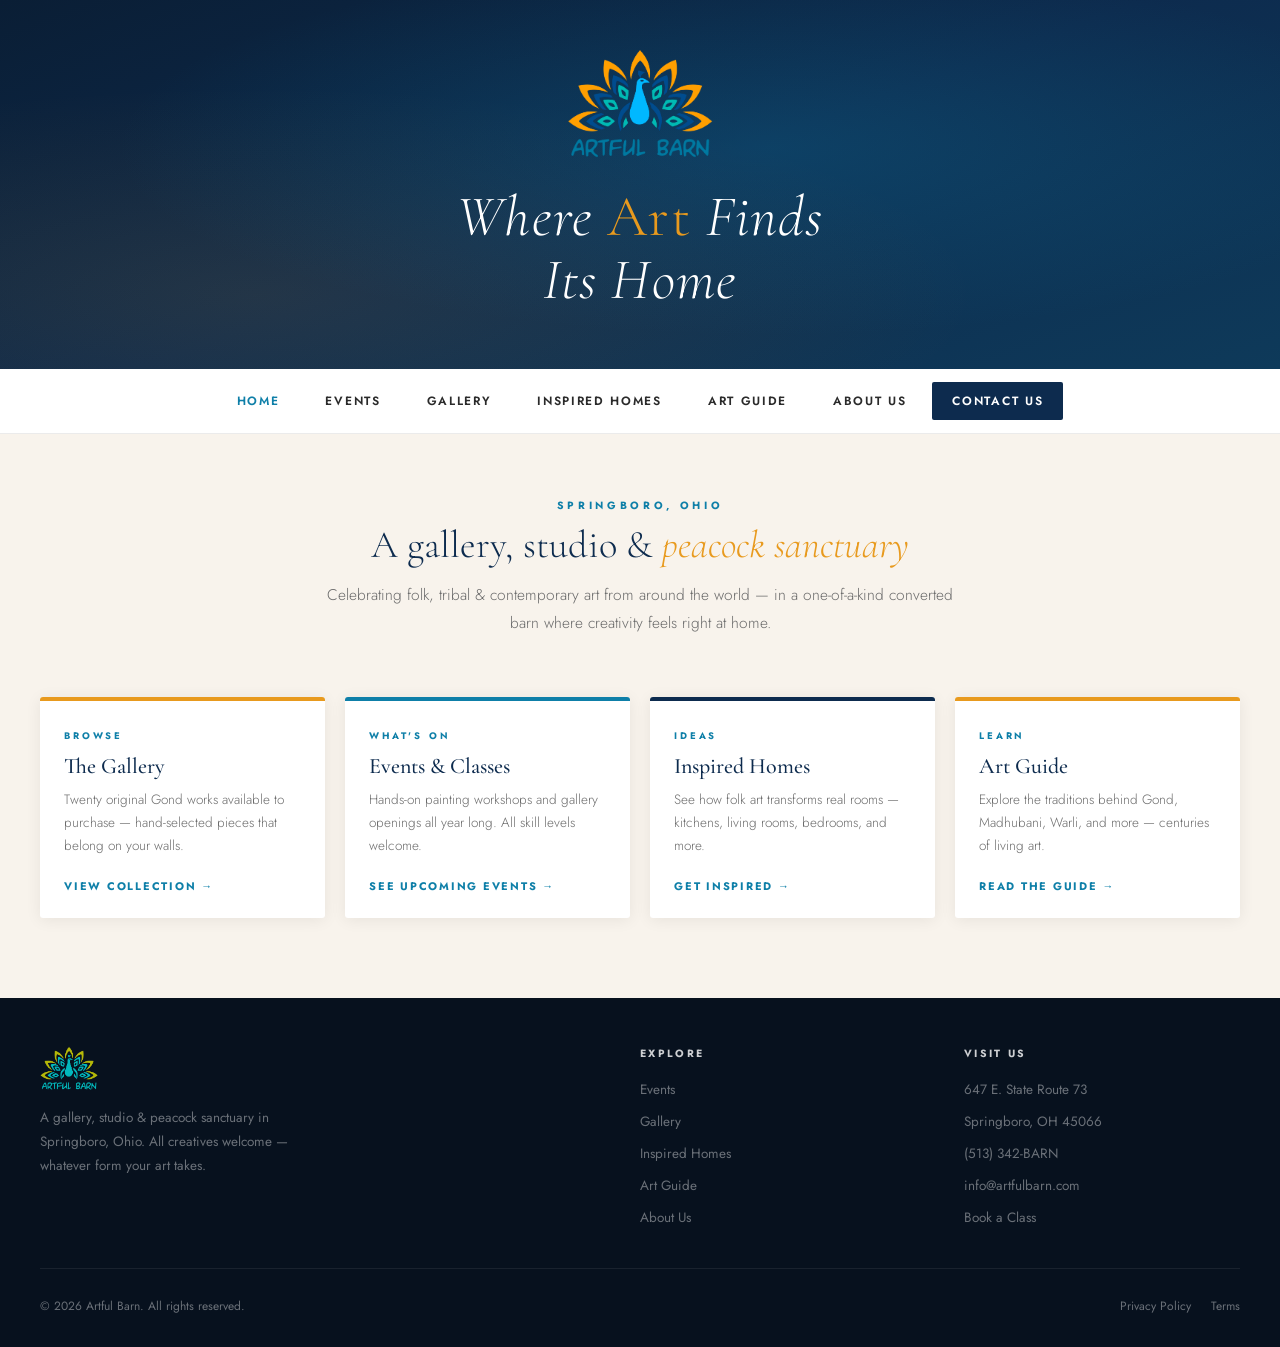
<file: index.html>
<!DOCTYPE html>
<html lang="en">
<head>
<meta charset="UTF-8">
<meta name="viewport" content="width=device-width, initial-scale=1.0">
<title>Artful Barn — Where Creativity Lives</title>
<link href="https://fonts.googleapis.com/css2?family=Cormorant+Garamond:ital,wght@0,300;0,400;0,500;0,600;1,300;1,400;1,600&family=Jost:wght@300;400;500;600;700&display=swap" rel="stylesheet">
<link rel="icon" type="image/png" href="img/logo.png">
<link rel="stylesheet" href="styles.css">
<style>
.home-hero{min-height:0;padding:48px 40px 40px;}
.home-content{background:var(--cream);padding:64px 40px 80px;}
.home-content-inner{max-width:1300px;margin:0 auto;}
.home-intro{text-align:center;max-width:640px;margin:0 auto 60px;}
.home-intro .sec-label{justify-content:center;display:flex;}
.home-intro h2{font-family:'Cormorant Garamond',serif;font-weight:300;font-size:clamp(28px,3vw,44px);color:var(--navy);line-height:1.15;margin-bottom:14px;}
.home-intro h2 em{font-style:italic;color:var(--gold);}
.home-intro p{font-size:15.5px;font-weight:300;color:var(--mid);line-height:1.8;}
.home-cards{display:grid;grid-template-columns:repeat(4,1fr);gap:20px;}
.home-card{background:#fff;border-radius:3px;overflow:hidden;box-shadow:0 2px 16px rgba(0,0,0,0.07);transition:transform .25s,box-shadow .25s;display:flex;flex-direction:column;}
.home-card:hover{transform:translateY(-4px);box-shadow:0 8px 32px rgba(0,0,0,0.12);}
.home-card-accent{height:4px;background:var(--gold);}
.home-card-body{padding:28px 24px 24px;flex:1;display:flex;flex-direction:column;}
.home-card-label{font-size:9.5px;font-weight:700;letter-spacing:0.3em;text-transform:uppercase;color:var(--teal);margin-bottom:10px;display:block;}
.home-card-title{font-family:'Cormorant Garamond',serif;font-weight:500;font-size:22px;color:var(--navy);margin-bottom:10px;line-height:1.2;}
.home-card-desc{font-size:13.5px;font-weight:300;color:var(--mid);line-height:1.7;flex:1;margin-bottom:20px;}
.home-card-link{font-size:11px;font-weight:700;letter-spacing:0.16em;text-transform:uppercase;color:var(--teal);display:inline-flex;align-items:center;gap:6px;transition:gap .2s;}
.home-card:hover .home-card-link{gap:10px;}
@media(max-width:960px){.home-cards{grid-template-columns:1fr 1fr;}}
@media(max-width:640px){
  .home-hero{padding:36px 24px 32px;}
  .home-content{padding:48px 20px 64px;}
  .home-cards{grid-template-columns:1fr;}
  .home-intro{margin-bottom:40px;}
}
</style>
</head>
<body>

<section class="hero home-hero">
  <div class="hero-content">
    <a href="index.html"><img class="hero-logo" src="img/logo.png" alt="Artful Barn"></a>
    <h1 class="hero-tagline">Where <em>Art</em> Finds<br>Its Home</h1>
  </div>
</section>

<nav class="site-nav">
  <ul class="site-nav-list">
    <li><a href="index.html" class="nav-active">Home</a></li>
    <li><a href="events.html">Events</a></li>
    <li><a href="gallery.html">Gallery</a></li>
    <li><a href="inspired-homes.html">Inspired Homes</a></li>
    <li><a href="art-guide.html">Art Guide</a></li>
    <li><a href="about.html">About Us</a></li>
    <li><a href="contact.html" class="site-nav-cta">Contact Us</a></li>
  </ul>
</nav>

<div class="home-content">
  <div class="home-content-inner">
    <div class="home-intro">
      <span class="sec-label">Springboro, Ohio</span>
      <h2>A gallery, studio &amp; <em>peacock sanctuary</em></h2>
      <p>Celebrating folk, tribal &amp; contemporary art from around the world — in a one-of-a-kind converted barn where creativity feels right at home.</p>
    </div>
    <div class="home-cards">
      <a href="gallery.html" class="home-card">
        <div class="home-card-accent"></div>
        <div class="home-card-body">
          <span class="home-card-label">Browse</span>
          <div class="home-card-title">The Gallery</div>
          <p class="home-card-desc">Twenty original Gond works available to purchase — hand-selected pieces that belong on your walls.</p>
          <span class="home-card-link">View collection &rarr;</span>
        </div>
      </a>
      <a href="events.html" class="home-card">
        <div class="home-card-accent" style="background:var(--teal);"></div>
        <div class="home-card-body">
          <span class="home-card-label">What's On</span>
          <div class="home-card-title">Events &amp; Classes</div>
          <p class="home-card-desc">Hands-on painting workshops and gallery openings all year long. All skill levels welcome.</p>
          <span class="home-card-link">See upcoming events &rarr;</span>
        </div>
      </a>
      <a href="inspired-homes.html" class="home-card">
        <div class="home-card-accent" style="background:var(--navy);"></div>
        <div class="home-card-body">
          <span class="home-card-label">Ideas</span>
          <div class="home-card-title">Inspired Homes</div>
          <p class="home-card-desc">See how folk art transforms real rooms — kitchens, living rooms, bedrooms, and more.</p>
          <span class="home-card-link">Get inspired &rarr;</span>
        </div>
      </a>
      <a href="art-guide.html" class="home-card">
        <div class="home-card-accent" style="background:var(--gold);"></div>
        <div class="home-card-body">
          <span class="home-card-label">Learn</span>
          <div class="home-card-title">Art Guide</div>
          <p class="home-card-desc">Explore the traditions behind Gond, Madhubani, Warli, and more — centuries of living art.</p>
          <span class="home-card-link">Read the guide &rarr;</span>
        </div>
      </a>
    </div>
  </div>
</div>

<footer class="site-footer">
  <div class="footer-inner">
    <div class="footer-top">
      <div class="footer-logo"><img src="img/logo.png" alt="Artful Barn"><p class="footer-about">A gallery, studio &amp; peacock sanctuary in Springboro, Ohio. All creatives welcome — whatever form your art takes.</p></div>
      <div class="footer-col"><h5>Explore</h5><ul><li><a href="events.html">Events</a></li><li><a href="gallery.html">Gallery</a></li><li><a href="inspired-homes.html">Inspired Homes</a></li><li><a href="art-guide.html">Art Guide</a></li><li><a href="about.html">About Us</a></li></ul></div>
      <div class="footer-col"><h5>Visit Us</h5><ul><li><a href="contact.html">647 E. State Route 73</a></li><li><a href="contact.html">Springboro, OH 45066</a></li><li><a href="tel:+15133422276">(513) 342-BARN</a></li><li><a href="mailto:info@artfulbarn.com">info@artfulbarn.com</a></li><li><a href="contact.html">Book a Class</a></li></ul></div>
    </div>
    <div class="footer-bottom"><span>&copy; 2026 Artful Barn. All rights reserved.</span><div style="display:flex;gap:20px;"><a href="#">Privacy Policy</a><a href="#">Terms</a></div></div>
  </div>
</footer>

</body>
</html>
</file>
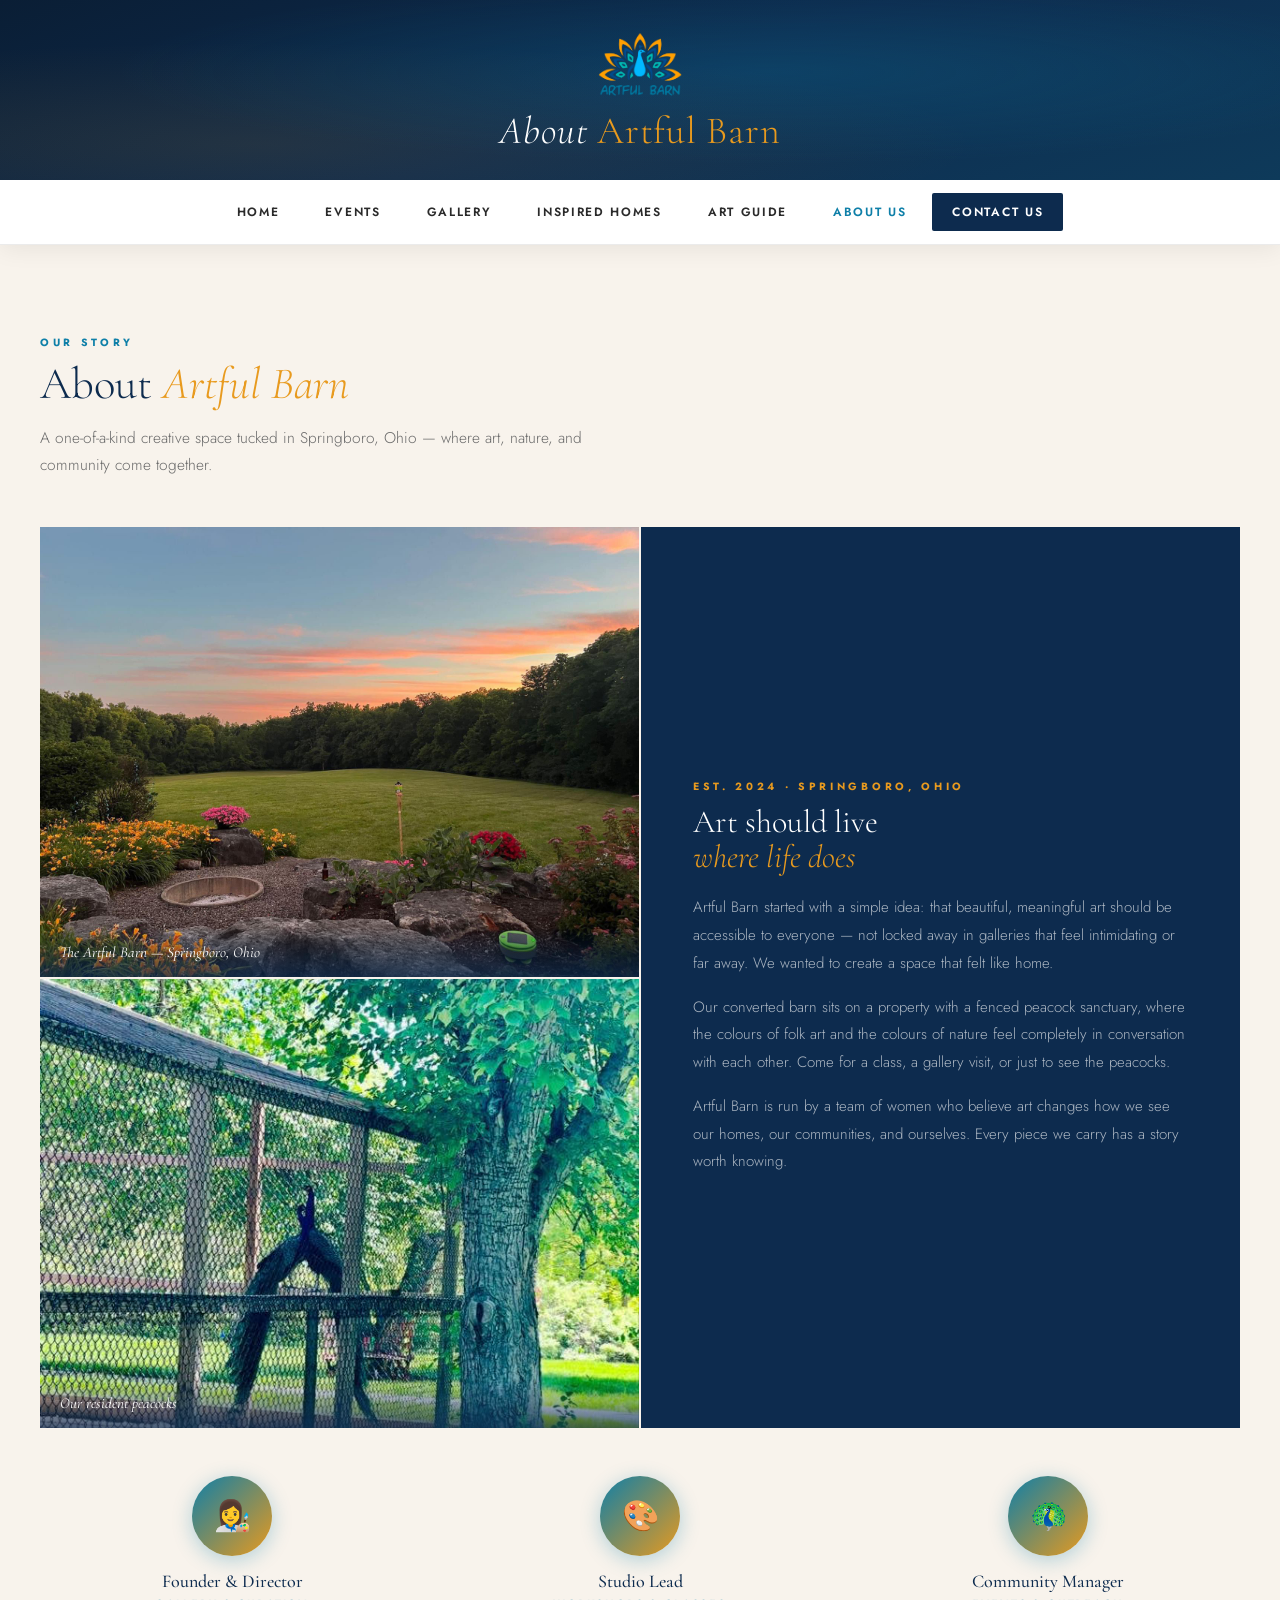
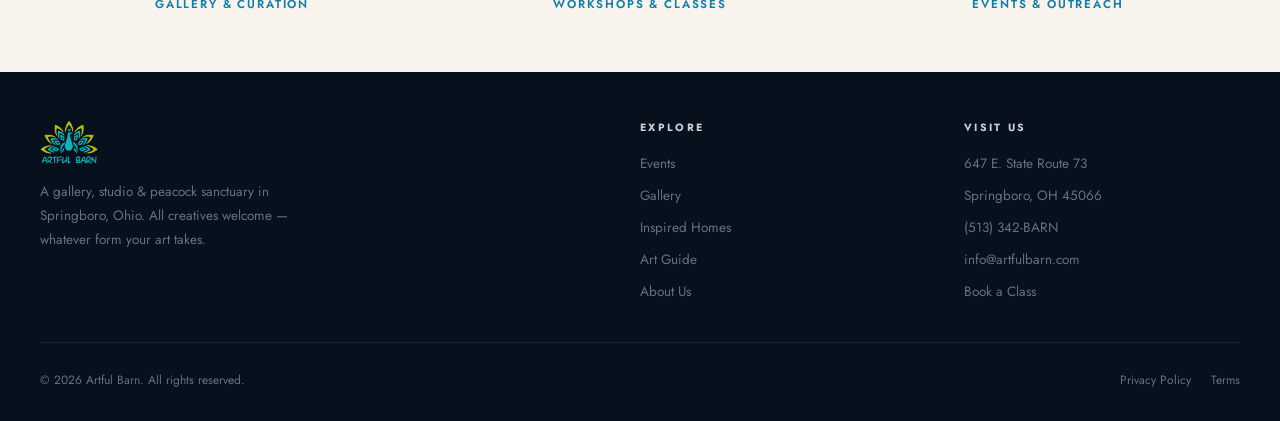
<file: about.html>
<!DOCTYPE html>
<html lang="en">
<head>
<meta charset="UTF-8">
<meta name="viewport" content="width=device-width, initial-scale=1.0">
<title>About Us — Artful Barn</title>
<link href="https://fonts.googleapis.com/css2?family=Cormorant+Garamond:ital,wght@0,300;0,400;0,500;0,600;1,300;1,400;1,600&family=Jost:wght@300;400;500;600;700&display=swap" rel="stylesheet">
<link rel="icon" type="image/png" href="img/logo.png">
<link rel="stylesheet" href="styles.css">
</head>
<body>

<section class="hero page-hero">
  <div class="page-hero-content">
    <a href="index.html"><img class="page-hero-logo" src="img/logo.png" alt="Artful Barn"></a>
    <h1 class="page-hero-title">About <em>Artful Barn</em></h1>
  </div>
</section>

<nav class="site-nav">
  <ul class="site-nav-list">
    <li><a href="index.html">Home</a></li>
    <li><a href="events.html">Events</a></li>
    <li><a href="gallery.html">Gallery</a></li>
    <li><a href="inspired-homes.html">Inspired Homes</a></li>
    <li><a href="art-guide.html">Art Guide</a></li>
    <li><a href="about.html">About Us</a></li>
    <li><a href="contact.html" class="site-nav-cta">Contact Us</a></li>
  </ul>
</nav>

<section class="section">
<div class="sec-inner">
  <span class="sec-label">Our Story</span>
  <h2 class="sec-title">About <em>Artful Barn</em></h2>
  <p class="sec-desc">A one-of-a-kind creative space tucked in Springboro, Ohio — where art, nature, and community come together.</p>
  <div class="about-grid reveal">
    <div>
      <div class="about-img-cell" style="margin-bottom:2px;"><img src="img/barn-sunset.jpg" alt="The Barn" loading="lazy"><div class="about-img-label">The Artful Barn — Springboro, Ohio</div></div>
      <div class="about-img-cell"><img src="img/peacock-sanctuary.jpg" alt="Peacock Sanctuary" loading="lazy"><div class="about-img-label">Our resident peacocks</div></div>
    </div>
    <div class="about-text">
      <span class="sec-label">Est. 2024 · Springboro, Ohio</span>
      <h3 class="sec-title" style="font-size:clamp(24px,2.5vw,36px);">Art should live<br><em>where life does</em></h3>
      <p>Artful Barn started with a simple idea: that beautiful, meaningful art should be accessible to everyone — not locked away in galleries that feel intimidating or far away. We wanted to create a space that felt like home.</p>
      <p>Our converted barn sits on a property with a fenced peacock sanctuary, where the colours of folk art and the colours of nature feel completely in conversation with each other. Come for a class, a gallery visit, or just to see the peacocks.</p>
      <p>Artful Barn is run by a team of women who believe art changes how we see our homes, our communities, and ourselves. Every piece we carry has a story worth knowing.</p>
    </div>
  </div>
  <div class="team-grid reveal">
    <div class="team-card"><div class="team-avatar">👩‍🎨</div><div class="team-name">Founder &amp; Director</div><div class="team-role">Gallery &amp; Curation</div></div>
    <div class="team-card"><div class="team-avatar">🎨</div><div class="team-name">Studio Lead</div><div class="team-role">Workshops &amp; Classes</div></div>
    <div class="team-card"><div class="team-avatar">🦚</div><div class="team-name">Community Manager</div><div class="team-role">Events &amp; Outreach</div></div>
  </div>
</div>
</section>

<footer class="site-footer">
  <div class="footer-inner">
    <div class="footer-top">
      <div class="footer-logo"><img src="img/logo.png" alt="Artful Barn"><p class="footer-about">A gallery, studio &amp; peacock sanctuary in Springboro, Ohio. All creatives welcome — whatever form your art takes.</p></div>
      <div class="footer-col"><h5>Explore</h5><ul><li><a href="events.html">Events</a></li><li><a href="gallery.html">Gallery</a></li><li><a href="inspired-homes.html">Inspired Homes</a></li><li><a href="art-guide.html">Art Guide</a></li><li><a href="about.html">About Us</a></li></ul></div>
      <div class="footer-col"><h5>Visit Us</h5><ul><li><a href="contact.html">647 E. State Route 73</a></li><li><a href="contact.html">Springboro, OH 45066</a></li><li><a href="tel:+15133422276">(513) 342-BARN</a></li><li><a href="mailto:info@artfulbarn.com">info@artfulbarn.com</a></li><li><a href="contact.html">Book a Class</a></li></ul></div>
    </div>
    <div class="footer-bottom"><span>&copy; 2026 Artful Barn. All rights reserved.</span><div style="display:flex;gap:20px;"><a href="#">Privacy Policy</a><a href="#">Terms</a></div></div>
  </div>
</footer>

<script>
(function(){
  var page=window.location.pathname.split('/').pop()||'index.html';
  document.querySelectorAll('.site-nav-list a').forEach(function(a){if(a.getAttribute('href')===page)a.classList.add('nav-active');});
})();
const obs=new IntersectionObserver(es=>{es.forEach(e=>{if(e.isIntersecting)e.target.classList.add('vis');});},{threshold:0.05});
document.querySelectorAll('.reveal').forEach(el=>obs.observe(el));
</script>
</body>
</html>
</file>
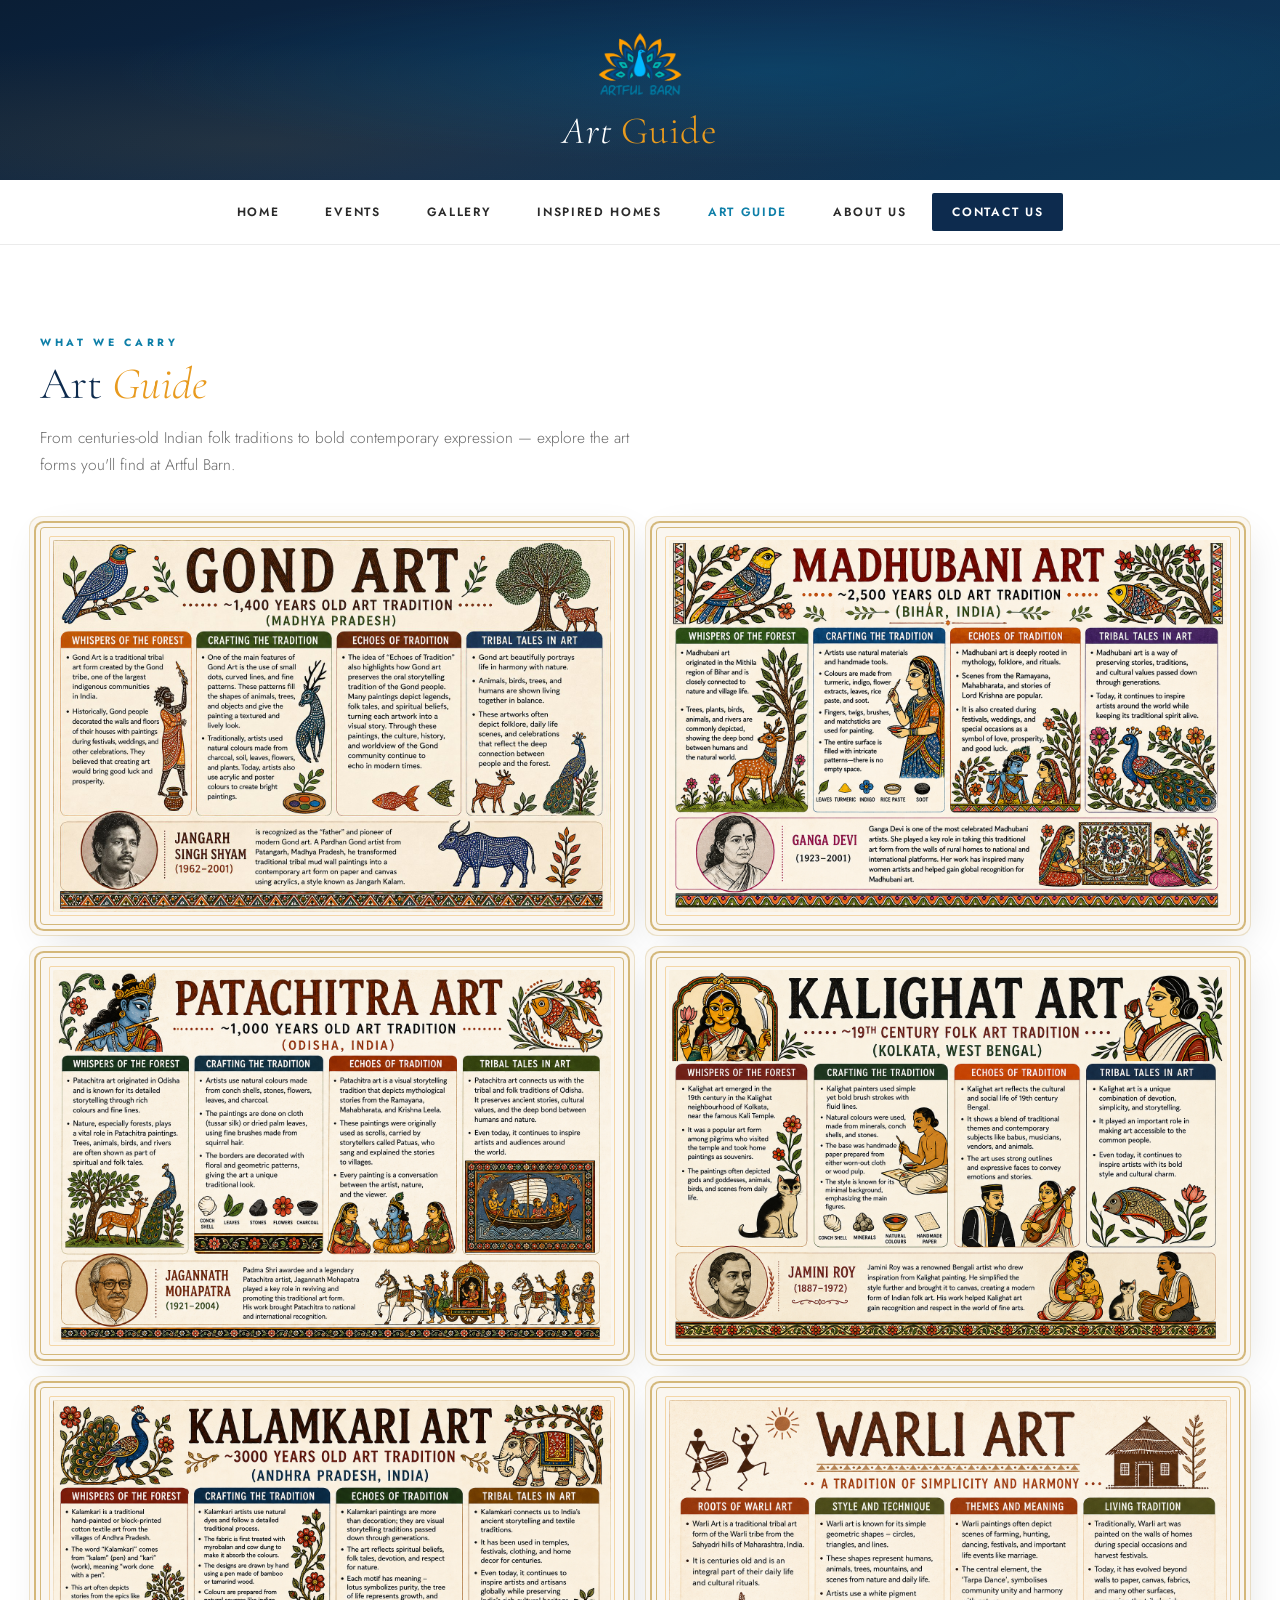
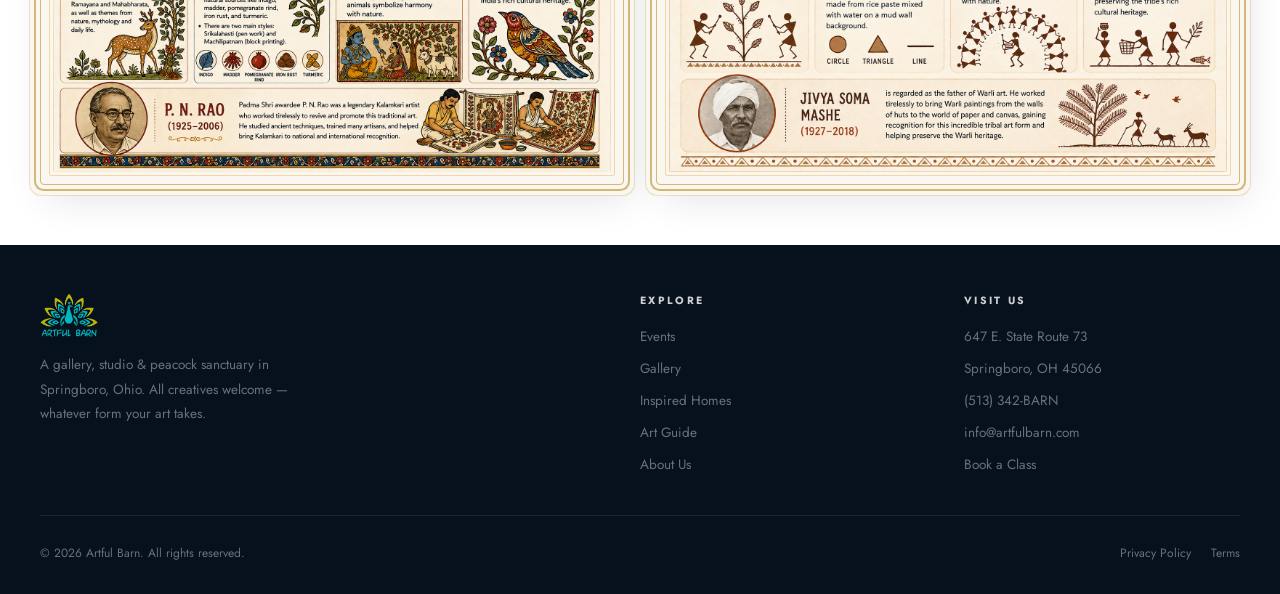
<file: art-guide.html>
<!DOCTYPE html>
<html lang="en">
<head>
<meta charset="UTF-8">
<meta name="viewport" content="width=device-width, initial-scale=1.0">
<title>Art Guide — Artful Barn</title>
<link href="https://fonts.googleapis.com/css2?family=Cormorant+Garamond:ital,wght@0,300;0,400;0,500;0,600;1,300;1,400;1,600&family=Jost:wght@300;400;500;600;700&display=swap" rel="stylesheet">
<link rel="icon" type="image/png" href="img/logo.png">
<link rel="stylesheet" href="styles.css">
</head>
<body>

<section class="hero page-hero">
  <div class="page-hero-content">
    <a href="index.html"><img class="page-hero-logo" src="img/logo.png" alt="Artful Barn"></a>
    <h1 class="page-hero-title">Art <em>Guide</em></h1>
  </div>
</section>

<nav class="site-nav">
  <ul class="site-nav-list">
    <li><a href="index.html">Home</a></li>
    <li><a href="events.html">Events</a></li>
    <li><a href="gallery.html">Gallery</a></li>
    <li><a href="inspired-homes.html">Inspired Homes</a></li>
    <li><a href="art-guide.html">Art Guide</a></li>
    <li><a href="about.html">About Us</a></li>
    <li><a href="contact.html" class="site-nav-cta">Contact Us</a></li>
  </ul>
</nav>

<section class="section alt">
<div class="sec-inner">
  <span class="sec-label">What We Carry</span>
  <h2 class="sec-title">Art <em>Guide</em></h2>
  <p class="sec-desc">From centuries-old Indian folk traditions to bold contemporary expression — explore the art forms you'll find at Artful Barn.</p>
  <div class="art-guide-grid"><div class="art-guide-card reveal"><div class="art-guide-img-wrap"><img src="img/art-guide-gond.png" alt="Gond Art infographic" loading="lazy"></div></div><div class="art-guide-card reveal"><div class="art-guide-img-wrap"><img src="img/art-guide-madhubani.png" alt="Madhubani Art infographic" loading="lazy"></div></div><div class="art-guide-card reveal"><div class="art-guide-img-wrap"><img src="img/art-guide-patachitra.png" alt="Patachitra Art infographic" loading="lazy"></div></div><div class="art-guide-card reveal"><div class="art-guide-img-wrap"><img src="img/art-guide-kalighat.png" alt="Kalighat Art infographic" loading="lazy"></div></div><div class="art-guide-card reveal"><div class="art-guide-img-wrap"><img src="img/art-guide-kalamkari.png" alt="Kalamkari Art infographic" loading="lazy"></div></div><div class="art-guide-card reveal"><div class="art-guide-img-wrap"><img src="img/art-guide-warli.png" alt="Warli Art infographic" loading="lazy"></div></div></div>
</div>
</section>

<footer class="site-footer">
  <div class="footer-inner">
    <div class="footer-top">
      <div class="footer-logo"><img src="img/logo.png" alt="Artful Barn"><p class="footer-about">A gallery, studio &amp; peacock sanctuary in Springboro, Ohio. All creatives welcome — whatever form your art takes.</p></div>
      <div class="footer-col"><h5>Explore</h5><ul><li><a href="events.html">Events</a></li><li><a href="gallery.html">Gallery</a></li><li><a href="inspired-homes.html">Inspired Homes</a></li><li><a href="art-guide.html">Art Guide</a></li><li><a href="about.html">About Us</a></li></ul></div>
      <div class="footer-col"><h5>Visit Us</h5><ul><li><a href="contact.html">647 E. State Route 73</a></li><li><a href="contact.html">Springboro, OH 45066</a></li><li><a href="tel:+15133422276">(513) 342-BARN</a></li><li><a href="mailto:info@artfulbarn.com">info@artfulbarn.com</a></li><li><a href="contact.html">Book a Class</a></li></ul></div>
    </div>
    <div class="footer-bottom"><span>&copy; 2026 Artful Barn. All rights reserved.</span><div style="display:flex;gap:20px;"><a href="#">Privacy Policy</a><a href="#">Terms</a></div></div>
  </div>
</footer>

<script>
(function(){
  var page=window.location.pathname.split('/').pop()||'index.html';
  document.querySelectorAll('.site-nav-list a').forEach(function(a){if(a.getAttribute('href')===page)a.classList.add('nav-active');});
})();
const obs=new IntersectionObserver(es=>{es.forEach(e=>{if(e.isIntersecting)e.target.classList.add('vis');});},{threshold:0.05});
document.querySelectorAll('.reveal').forEach(el=>obs.observe(el));
</script>
</body>
</html>
</file>
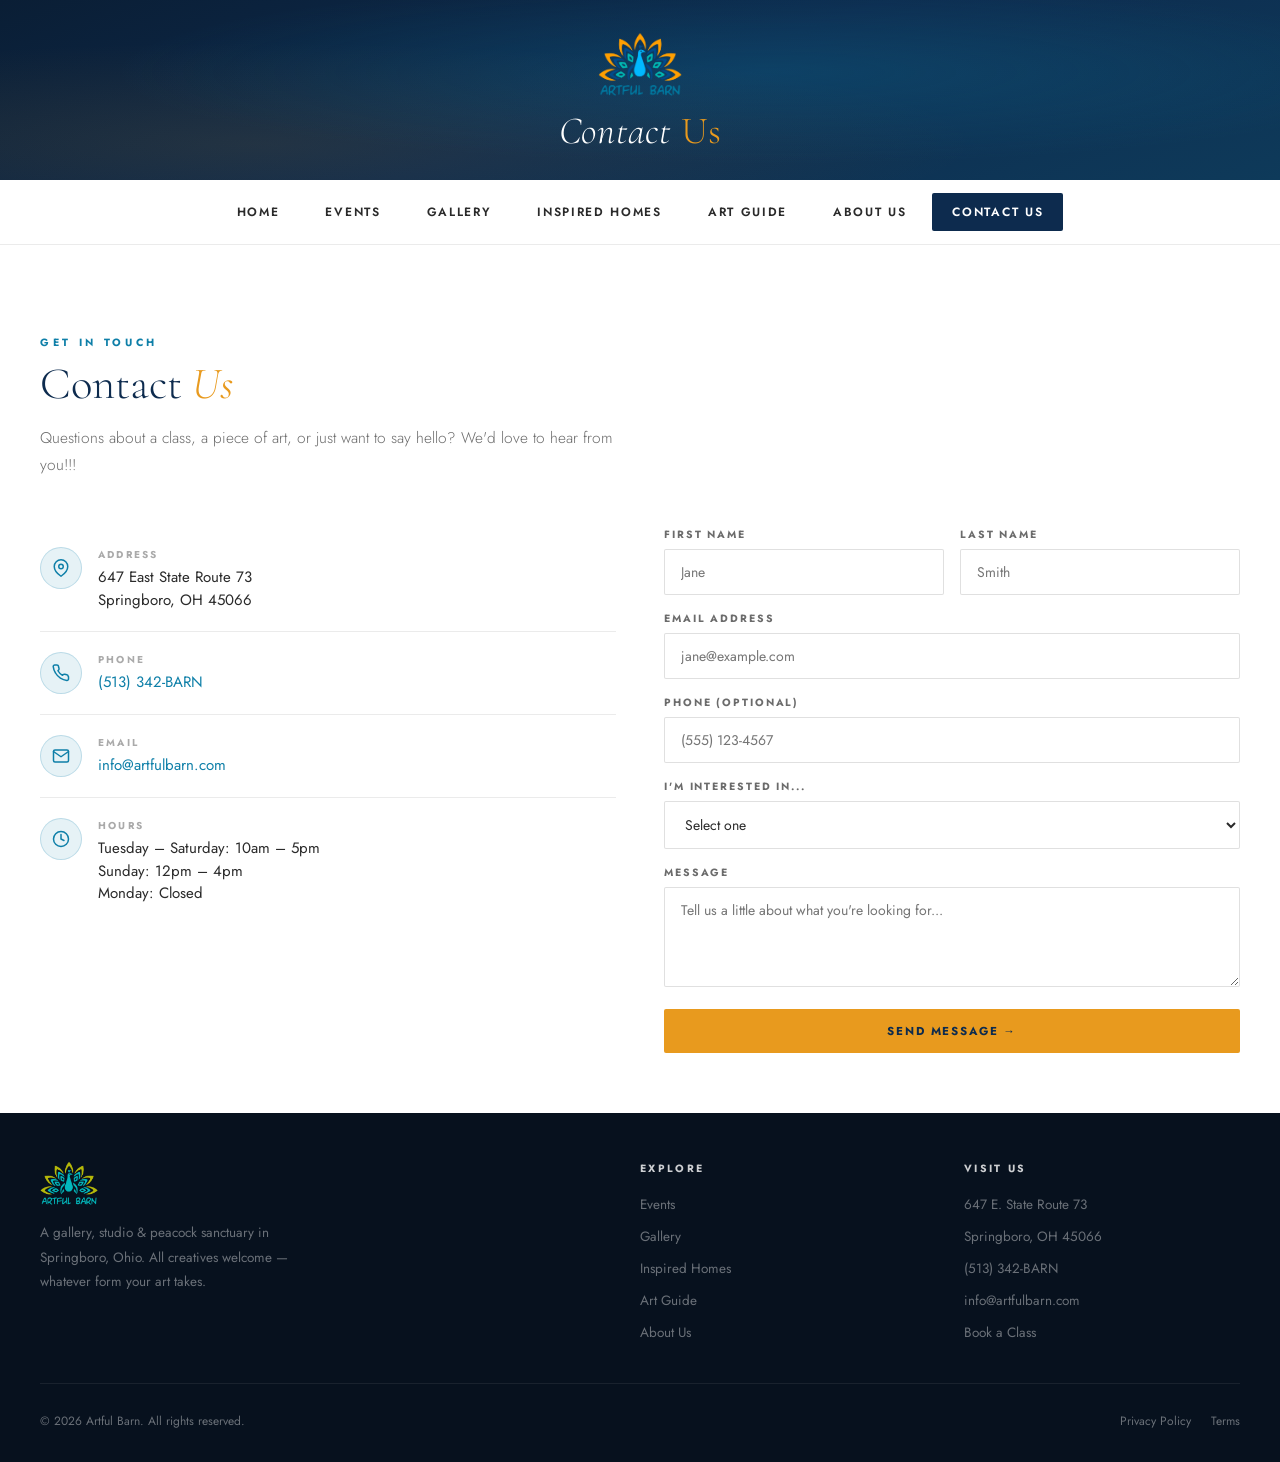
<file: contact.html>
<!DOCTYPE html>
<html lang="en">
<head>
<meta charset="UTF-8">
<meta name="viewport" content="width=device-width, initial-scale=1.0">
<title>Contact Us — Artful Barn</title>
<link href="https://fonts.googleapis.com/css2?family=Cormorant+Garamond:ital,wght@0,300;0,400;0,500;0,600;1,300;1,400;1,600&family=Jost:wght@300;400;500;600;700&display=swap" rel="stylesheet">
<link rel="icon" type="image/png" href="img/logo.png">
<link rel="stylesheet" href="styles.css">
</head>
<body>

<section class="hero page-hero">
  <div class="page-hero-content">
    <a href="index.html"><img class="page-hero-logo" src="img/logo.png" alt="Artful Barn"></a>
    <h1 class="page-hero-title">Contact <em>Us</em></h1>
  </div>
</section>

<nav class="site-nav">
  <ul class="site-nav-list">
    <li><a href="index.html">Home</a></li>
    <li><a href="events.html">Events</a></li>
    <li><a href="gallery.html">Gallery</a></li>
    <li><a href="inspired-homes.html">Inspired Homes</a></li>
    <li><a href="art-guide.html">Art Guide</a></li>
    <li><a href="about.html">About Us</a></li>
    <li><a href="contact.html" class="site-nav-cta">Contact Us</a></li>
  </ul>
</nav>

<section class="section alt">
<div class="sec-inner">
  <span class="sec-label">Get in Touch</span>
  <h2 class="sec-title">Contact <em>Us</em></h2>
  <p class="sec-desc">Questions about a class, a piece of art, or just want to say hello? We'd love to hear from you!!!</p>
  <div class="contact-grid reveal">
    <div class="contact-info">
      <div class="contact-info-item"><div class="contact-icon"><svg width="18" height="18" viewBox="0 0 24 24" fill="none" stroke="currentColor" stroke-width="2" stroke-linecap="round" stroke-linejoin="round"><path d="M21 10c0 7-9 13-9 13s-9-6-9-13a9 9 0 0 1 18 0z"/><circle cx="12" cy="10" r="3"/></svg></div><div><div class="contact-label">Address</div><div class="contact-value">647 East State Route 73<br>Springboro, OH 45066</div></div></div>
      <div class="contact-info-item"><div class="contact-icon"><svg width="18" height="18" viewBox="0 0 24 24" fill="none" stroke="currentColor" stroke-width="2" stroke-linecap="round" stroke-linejoin="round"><path d="M22 16.92v3a2 2 0 0 1-2.18 2 19.79 19.79 0 0 1-8.63-3.07A19.5 19.5 0 0 1 4.69 12 19.79 19.79 0 0 1 1.64 3.4 2 2 0 0 1 3.6 1.25h3a2 2 0 0 1 2 1.72c.127.96.362 1.903.7 2.81a2 2 0 0 1-.45 2.11L7.91 9a16 16 0 0 0 6.06 6.06l.91-.91a2 2 0 0 1 2.11-.45c.907.339 1.85.573 2.81.7A2 2 0 0 1 21.5 16.3z"/></svg></div><div><div class="contact-label">Phone</div><div class="contact-value"><a href="tel:+15133422276">(513) 342-BARN</a></div></div></div>
      <div class="contact-info-item"><div class="contact-icon"><svg width="18" height="18" viewBox="0 0 24 24" fill="none" stroke="currentColor" stroke-width="2" stroke-linecap="round" stroke-linejoin="round"><path d="M4 4h16c1.1 0 2 .9 2 2v12c0 1.1-.9 2-2 2H4c-1.1 0-2-.9-2-2V6c0-1.1.9-2 2-2z"/><polyline points="22,6 12,13 2,6"/></svg></div><div><div class="contact-label">Email</div><div class="contact-value"><a href="mailto:info@artfulbarn.com">info@artfulbarn.com</a></div></div></div>
      <div class="contact-info-item"><div class="contact-icon"><svg width="18" height="18" viewBox="0 0 24 24" fill="none" stroke="currentColor" stroke-width="2" stroke-linecap="round" stroke-linejoin="round"><circle cx="12" cy="12" r="10"/><polyline points="12 6 12 12 16 14"/></svg></div><div><div class="contact-label">Hours</div><div class="contact-value">Tuesday – Saturday: 10am – 5pm<br>Sunday: 12pm – 4pm<br>Monday: Closed</div></div></div>
    </div>
    <div class="contact-form">
      <div class="form-row"><div class="form-group"><label>First Name</label><input type="text" placeholder="Jane"></div><div class="form-group"><label>Last Name</label><input type="text" placeholder="Smith"></div></div>
      <div class="form-group"><label>Email Address</label><input type="email" placeholder="jane@example.com"></div>
      <div class="form-group"><label>Phone (optional)</label><input type="tel" placeholder="(555) 123-4567"></div>
      <div class="form-group"><label>I'm interested in...</label><select><option value="">Select one</option><option>Purchasing artwork</option><option>Booking a class or workshop</option><option>Gallery visit</option><option>Hosting a private event</option><option>General enquiry</option></select></div>
      <div class="form-group"><label>Message</label><textarea placeholder="Tell us a little about what you're looking for..."></textarea></div>
      <button class="btn-gold" style="width:100%;justify-content:center;">Send Message &rarr;</button>
    </div>
  </div>
</div>
</section>

<footer class="site-footer">
  <div class="footer-inner">
    <div class="footer-top">
      <div class="footer-logo"><img src="img/logo.png" alt="Artful Barn"><p class="footer-about">A gallery, studio &amp; peacock sanctuary in Springboro, Ohio. All creatives welcome — whatever form your art takes.</p></div>
      <div class="footer-col"><h5>Explore</h5><ul><li><a href="events.html">Events</a></li><li><a href="gallery.html">Gallery</a></li><li><a href="inspired-homes.html">Inspired Homes</a></li><li><a href="art-guide.html">Art Guide</a></li><li><a href="about.html">About Us</a></li></ul></div>
      <div class="footer-col"><h5>Visit Us</h5><ul><li><a href="contact.html">647 E. State Route 73</a></li><li><a href="contact.html">Springboro, OH 45066</a></li><li><a href="tel:+15133422276">(513) 342-BARN</a></li><li><a href="mailto:info@artfulbarn.com">info@artfulbarn.com</a></li><li><a href="contact.html">Book a Class</a></li></ul></div>
    </div>
    <div class="footer-bottom"><span>&copy; 2026 Artful Barn. All rights reserved.</span><div style="display:flex;gap:20px;"><a href="#">Privacy Policy</a><a href="#">Terms</a></div></div>
  </div>
</footer>

<script>
(function(){
  var page=window.location.pathname.split('/').pop()||'index.html';
  document.querySelectorAll('.site-nav-list a').forEach(function(a){if(a.getAttribute('href')===page)a.classList.add('nav-active');});
})();
const obs=new IntersectionObserver(es=>{es.forEach(e=>{if(e.isIntersecting)e.target.classList.add('vis');});},{threshold:0.05});
document.querySelectorAll('.reveal').forEach(el=>obs.observe(el));
</script>
</body>
</html>
</file>
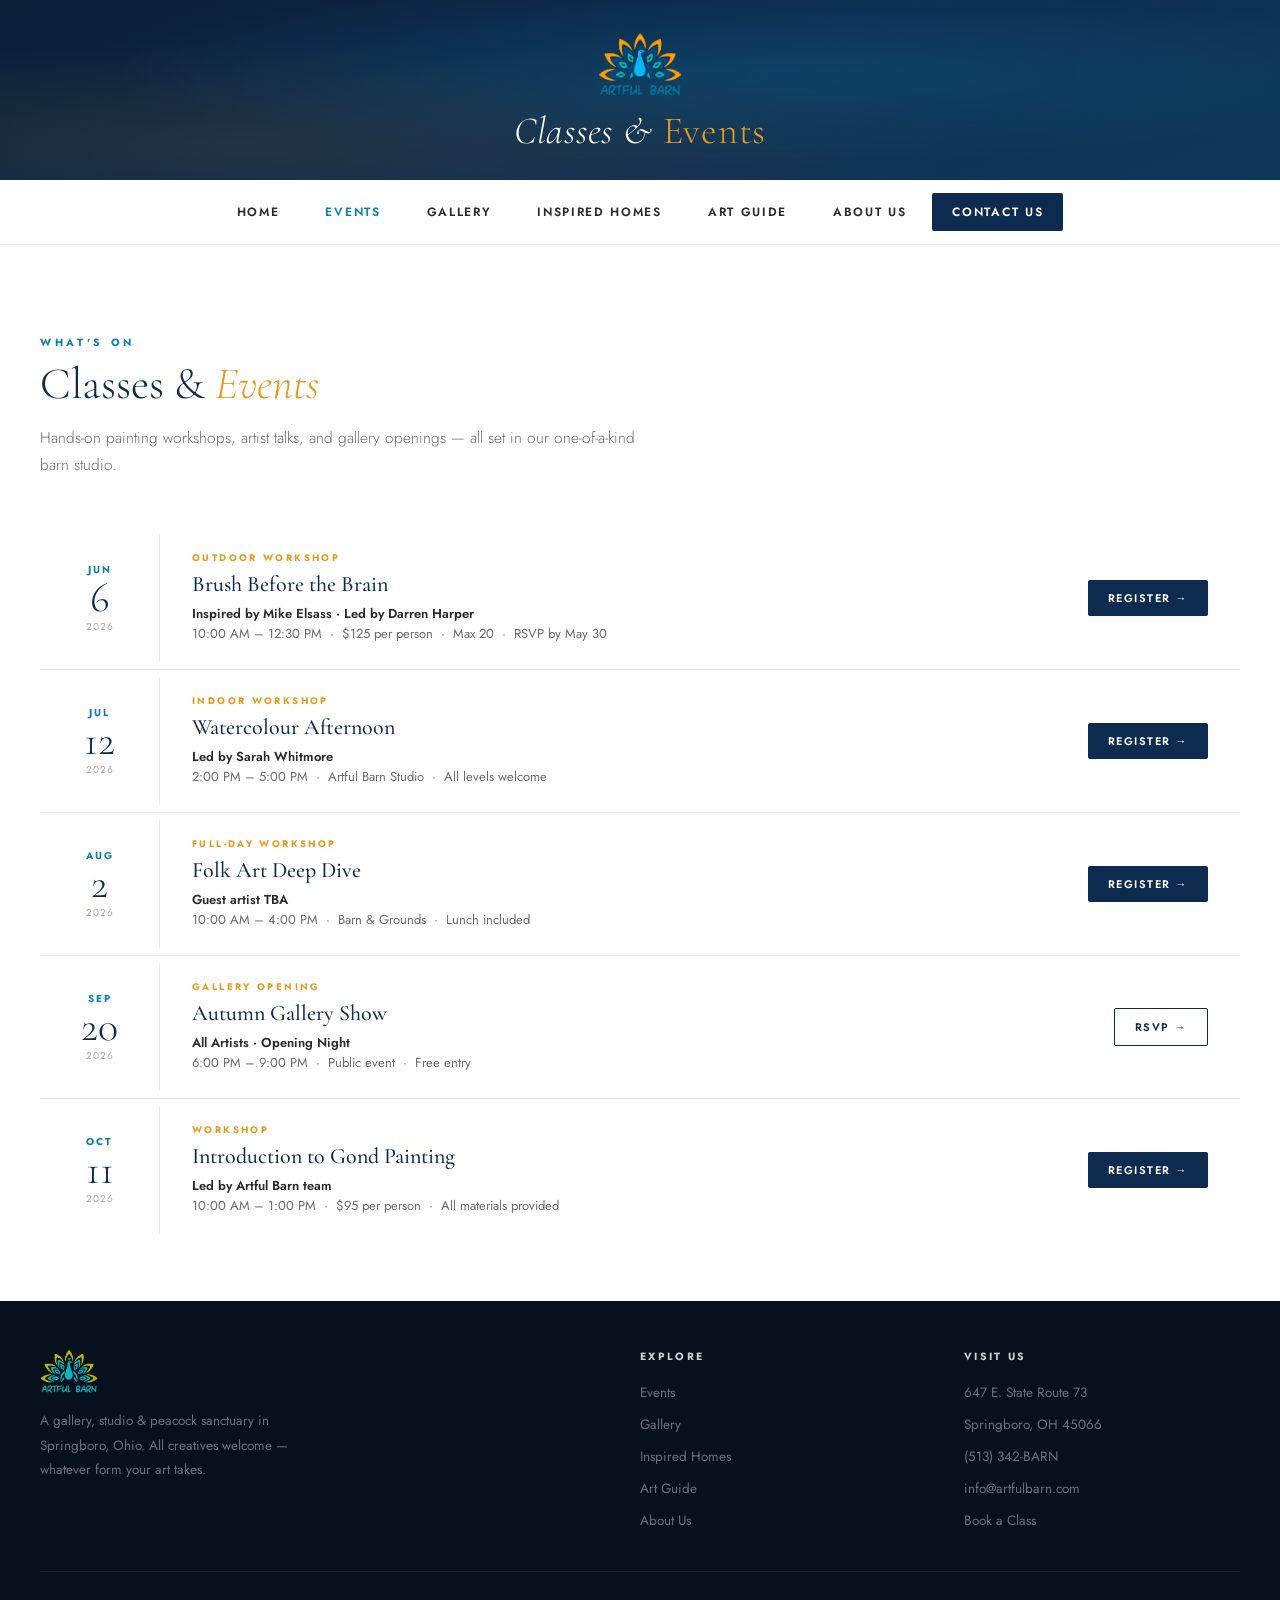
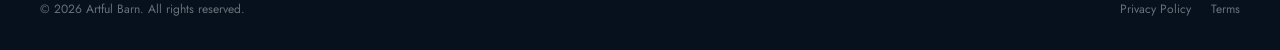
<file: events.html>
<!DOCTYPE html>
<html lang="en">
<head>
<meta charset="UTF-8">
<meta name="viewport" content="width=device-width, initial-scale=1.0">
<title>Events &amp; Classes — Artful Barn</title>
<link href="https://fonts.googleapis.com/css2?family=Cormorant+Garamond:ital,wght@0,300;0,400;0,500;0,600;1,300;1,400;1,600&family=Jost:wght@300;400;500;600;700&display=swap" rel="stylesheet">
<link rel="icon" type="image/png" href="img/logo.png">
<link rel="stylesheet" href="styles.css">
</head>
<body>

<section class="hero page-hero">
  <div class="page-hero-content">
    <a href="index.html"><img class="page-hero-logo" src="img/logo.png" alt="Artful Barn"></a>
    <h1 class="page-hero-title">Classes &amp; <em>Events</em></h1>
  </div>
</section>

<nav class="site-nav">
  <ul class="site-nav-list">
    <li><a href="index.html">Home</a></li>
    <li><a href="events.html">Events</a></li>
    <li><a href="gallery.html">Gallery</a></li>
    <li><a href="inspired-homes.html">Inspired Homes</a></li>
    <li><a href="art-guide.html">Art Guide</a></li>
    <li><a href="about.html">About Us</a></li>
    <li><a href="contact.html" class="site-nav-cta">Contact Us</a></li>
  </ul>
</nav>

<section class="section alt">
<div class="sec-inner">
  <span class="sec-label">What's On</span>
  <h2 class="sec-title">Classes &amp; <em>Events</em></h2>
  <p class="sec-desc">Hands-on painting workshops, artist talks, and gallery openings — all set in our one-of-a-kind barn studio.</p>
  <div class="events-grid reveal">
    <div class="event-card">
      <div class="event-date-block"><div class="event-month">Jun</div><div class="event-day">6</div><div class="event-year">2026</div></div>
      <div class="event-body"><span class="event-type-tag">Outdoor Workshop</span><div class="event-name">Brush Before the Brain</div><div class="event-detail"><strong>Inspired by Mike Elsass · Led by Darren Harper</strong><br>10:00 AM – 12:30 PM &nbsp;·&nbsp; $125 per person &nbsp;·&nbsp; Max 20 &nbsp;·&nbsp; RSVP by May 30</div></div>
      <div class="event-action"><a href="contact.html" class="btn-sm">Register &rarr;</a></div>
    </div>
    <div class="event-card">
      <div class="event-date-block"><div class="event-month">Jul</div><div class="event-day">12</div><div class="event-year">2026</div></div>
      <div class="event-body"><span class="event-type-tag">Indoor Workshop</span><div class="event-name">Watercolour Afternoon</div><div class="event-detail"><strong>Led by Sarah Whitmore</strong><br>2:00 PM – 5:00 PM &nbsp;·&nbsp; Artful Barn Studio &nbsp;·&nbsp; All levels welcome</div></div>
      <div class="event-action"><a href="contact.html" class="btn-sm">Register &rarr;</a></div>
    </div>
    <div class="event-card">
      <div class="event-date-block"><div class="event-month">Aug</div><div class="event-day">2</div><div class="event-year">2026</div></div>
      <div class="event-body"><span class="event-type-tag">Full-Day Workshop</span><div class="event-name">Folk Art Deep Dive</div><div class="event-detail"><strong>Guest artist TBA</strong><br>10:00 AM – 4:00 PM &nbsp;·&nbsp; Barn &amp; Grounds &nbsp;·&nbsp; Lunch included</div></div>
      <div class="event-action"><a href="contact.html" class="btn-sm">Register &rarr;</a></div>
    </div>
    <div class="event-card">
      <div class="event-date-block"><div class="event-month">Sep</div><div class="event-day">20</div><div class="event-year">2026</div></div>
      <div class="event-body"><span class="event-type-tag">Gallery Opening</span><div class="event-name">Autumn Gallery Show</div><div class="event-detail"><strong>All Artists · Opening Night</strong><br>6:00 PM – 9:00 PM &nbsp;·&nbsp; Public event &nbsp;·&nbsp; Free entry</div></div>
      <div class="event-action"><a href="contact.html" class="btn-sm btn-sm-outline">RSVP &rarr;</a></div>
    </div>
    <div class="event-card">
      <div class="event-date-block"><div class="event-month">Oct</div><div class="event-day">11</div><div class="event-year">2026</div></div>
      <div class="event-body"><span class="event-type-tag">Workshop</span><div class="event-name">Introduction to Gond Painting</div><div class="event-detail"><strong>Led by Artful Barn team</strong><br>10:00 AM – 1:00 PM &nbsp;·&nbsp; $95 per person &nbsp;·&nbsp; All materials provided</div></div>
      <div class="event-action"><a href="contact.html" class="btn-sm">Register &rarr;</a></div>
    </div>
  </div>
</div>
</section>

<footer class="site-footer">
  <div class="footer-inner">
    <div class="footer-top">
      <div class="footer-logo"><img src="img/logo.png" alt="Artful Barn"><p class="footer-about">A gallery, studio &amp; peacock sanctuary in Springboro, Ohio. All creatives welcome — whatever form your art takes.</p></div>
      <div class="footer-col"><h5>Explore</h5><ul><li><a href="events.html">Events</a></li><li><a href="gallery.html">Gallery</a></li><li><a href="inspired-homes.html">Inspired Homes</a></li><li><a href="art-guide.html">Art Guide</a></li><li><a href="about.html">About Us</a></li></ul></div>
      <div class="footer-col"><h5>Visit Us</h5><ul><li><a href="contact.html">647 E. State Route 73</a></li><li><a href="contact.html">Springboro, OH 45066</a></li><li><a href="tel:+15133422276">(513) 342-BARN</a></li><li><a href="mailto:info@artfulbarn.com">info@artfulbarn.com</a></li><li><a href="contact.html">Book a Class</a></li></ul></div>
    </div>
    <div class="footer-bottom"><span>&copy; 2026 Artful Barn. All rights reserved.</span><div style="display:flex;gap:20px;"><a href="#">Privacy Policy</a><a href="#">Terms</a></div></div>
  </div>
</footer>

<script>
(function(){
  var page=window.location.pathname.split('/').pop()||'index.html';
  document.querySelectorAll('.site-nav-list a').forEach(function(a){if(a.getAttribute('href')===page)a.classList.add('nav-active');});
})();
const obs=new IntersectionObserver(es=>{es.forEach(e=>{if(e.isIntersecting)e.target.classList.add('vis');});},{threshold:0.05});
document.querySelectorAll('.reveal').forEach(el=>obs.observe(el));
</script>
</body>
</html>
</file>
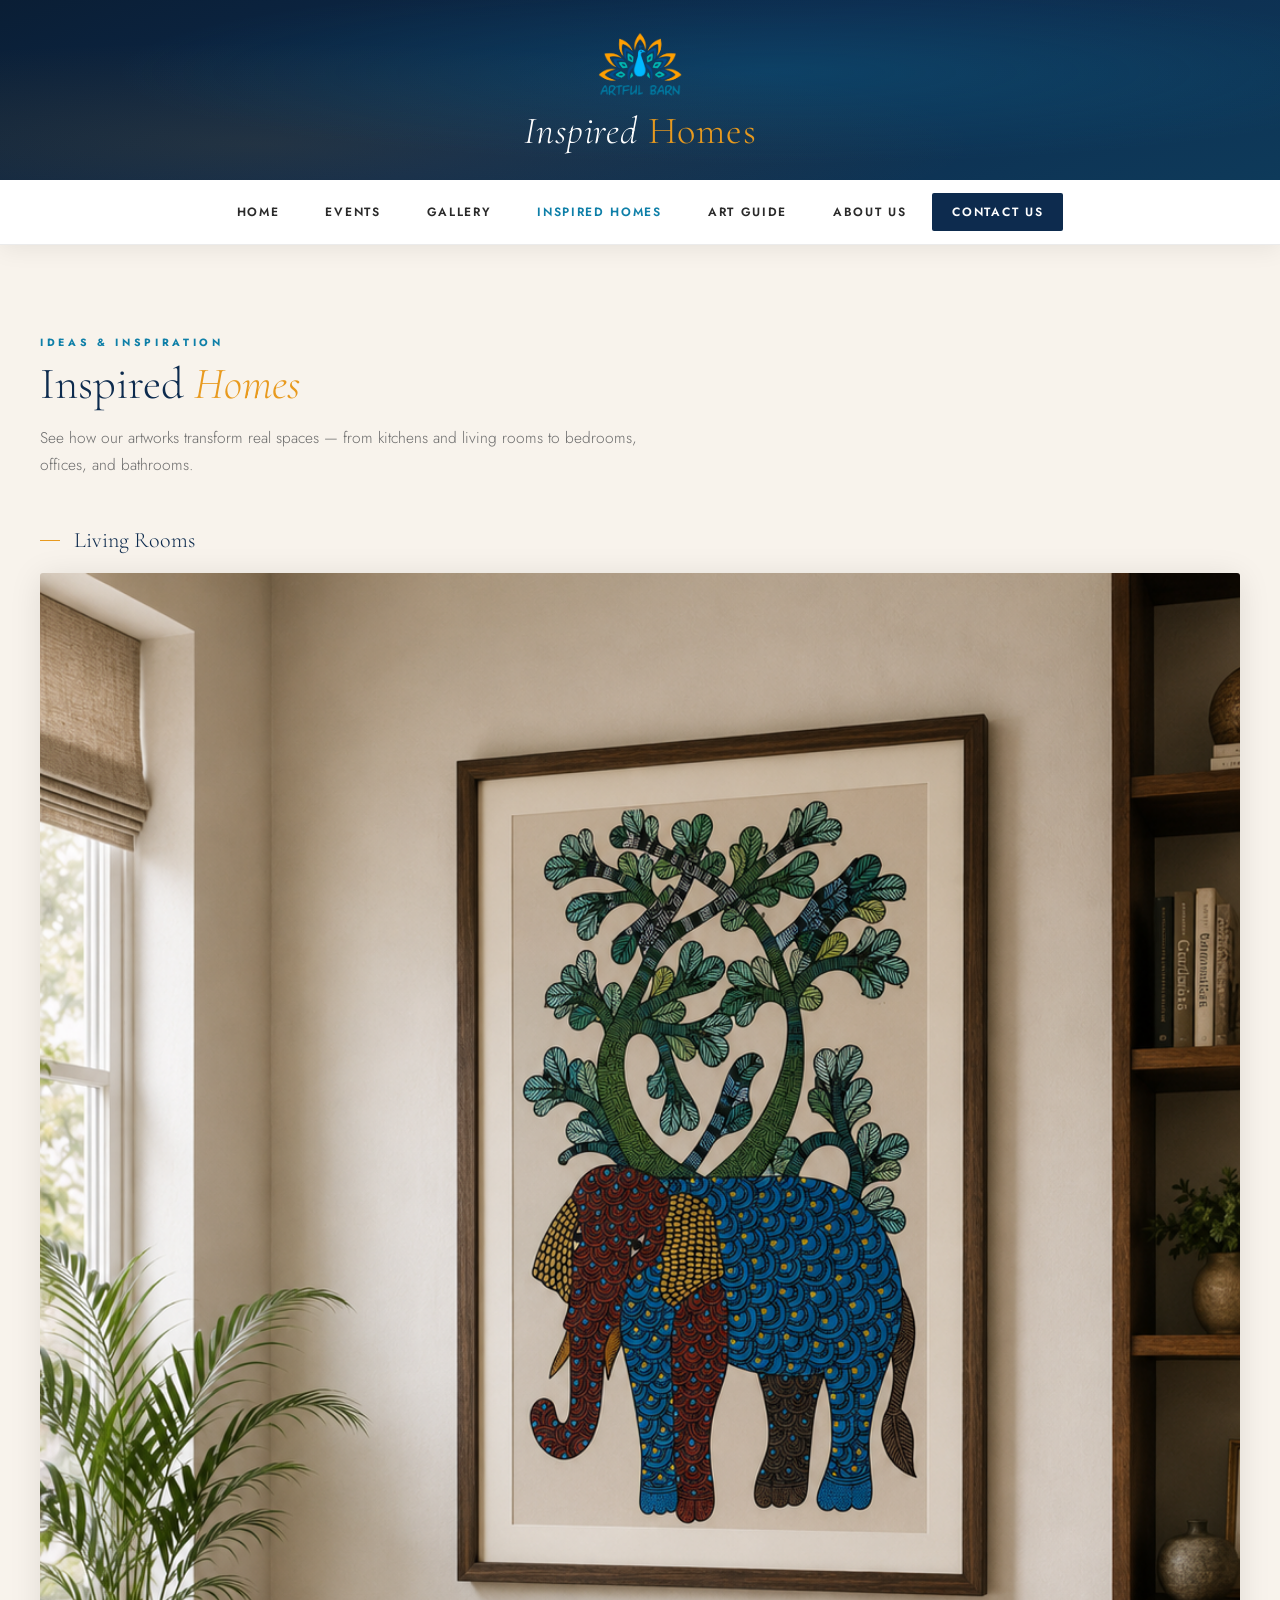
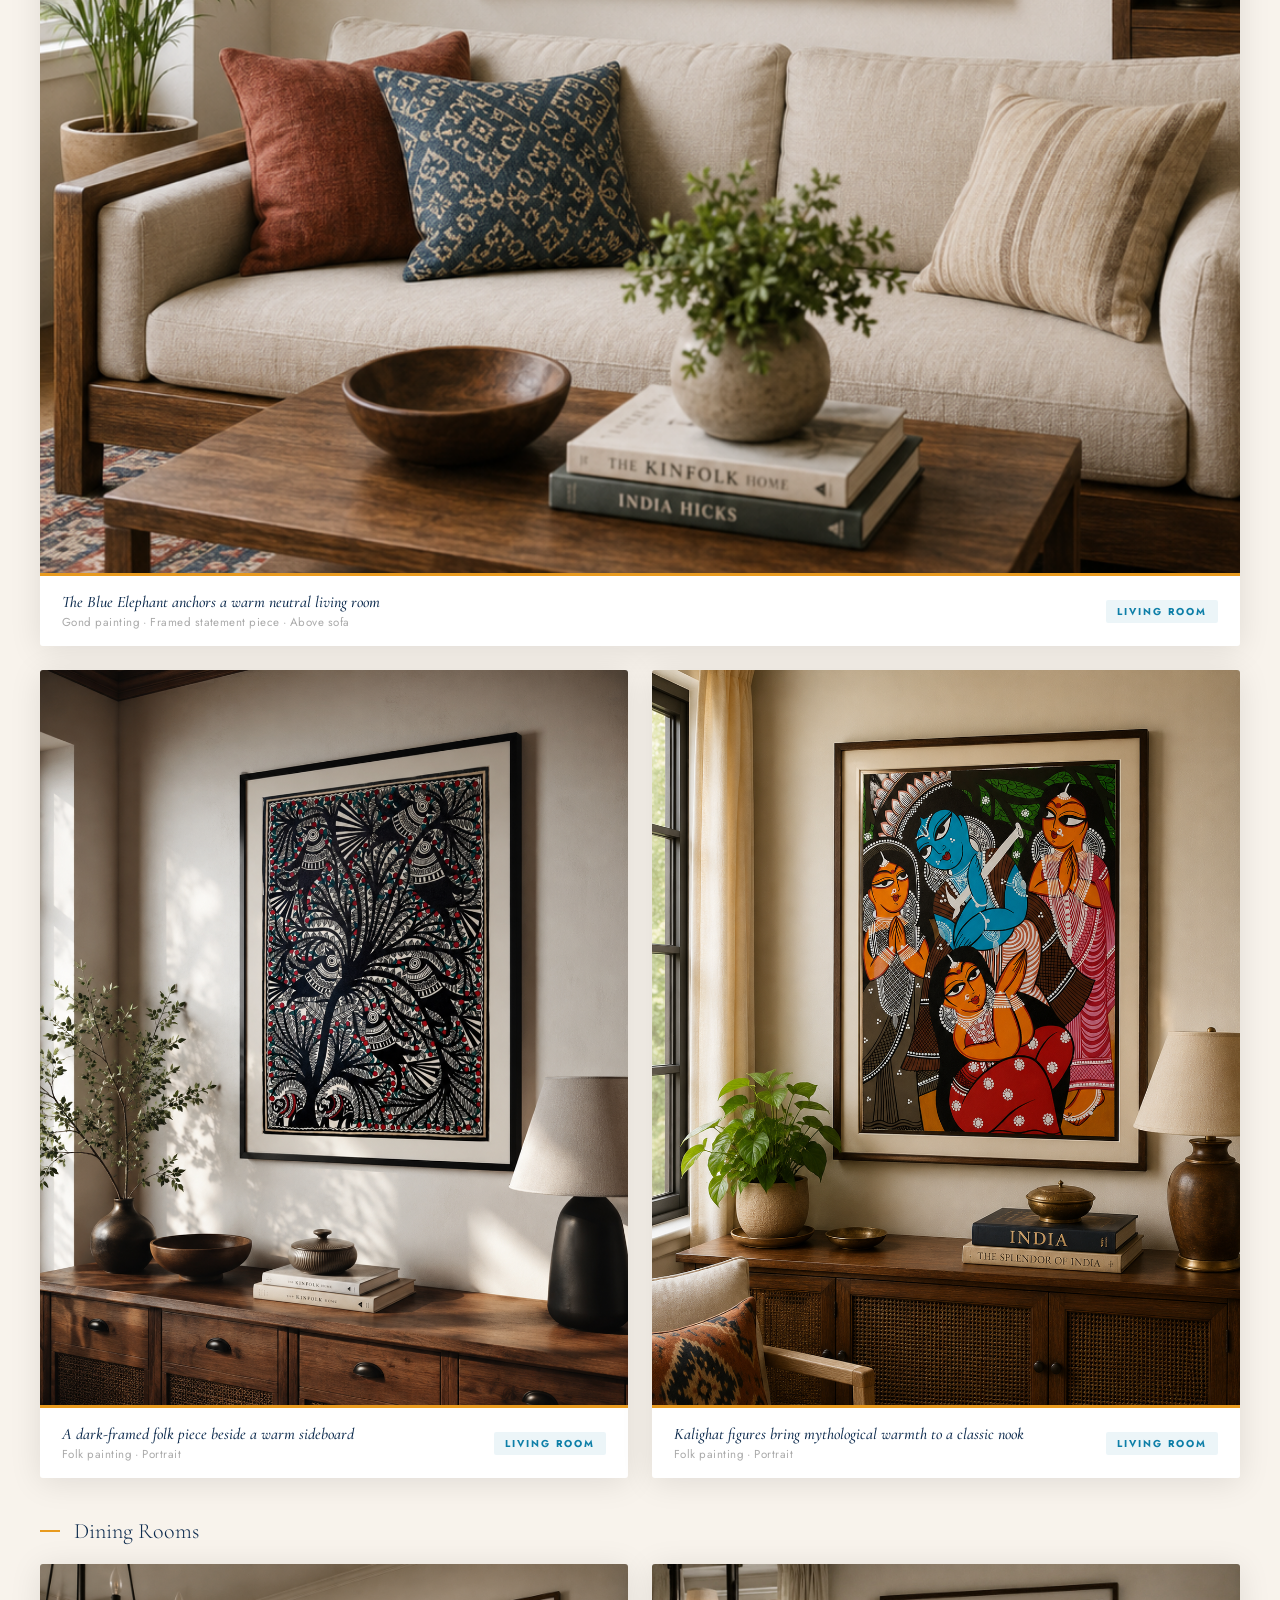
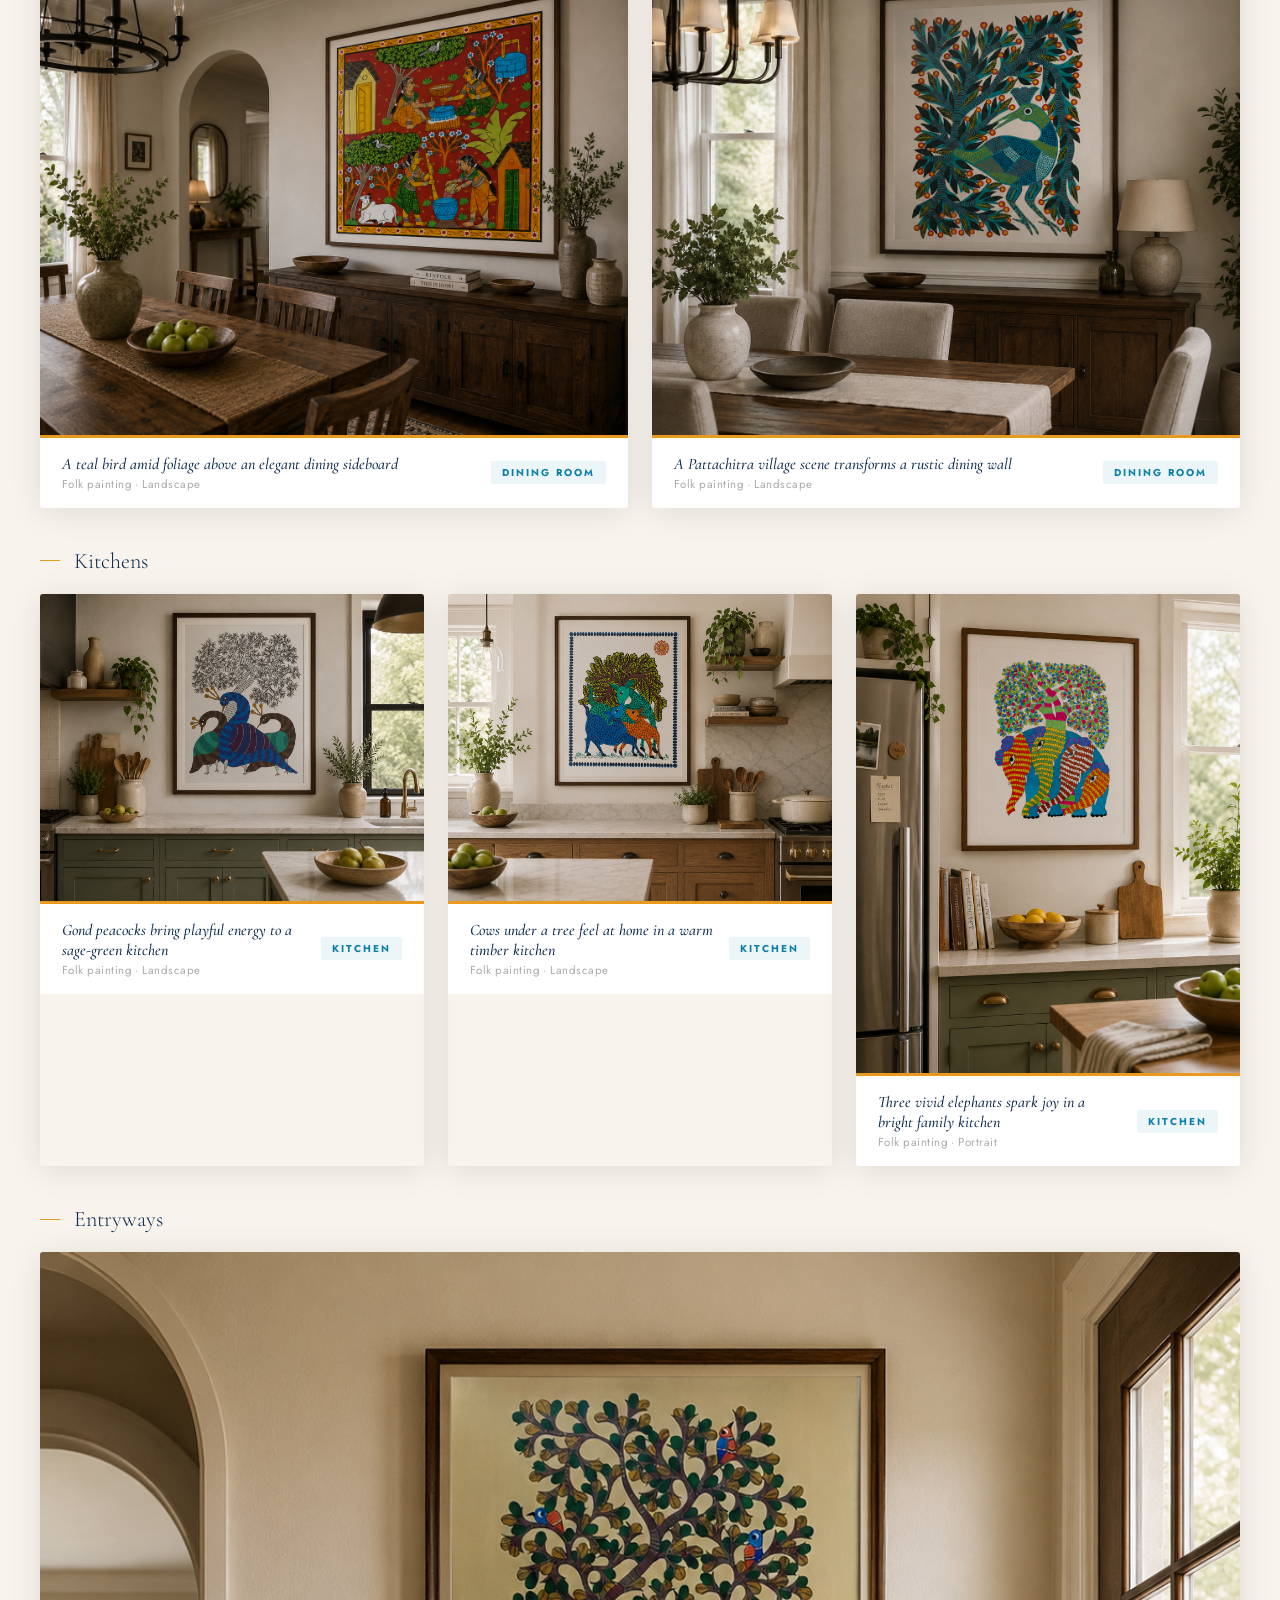
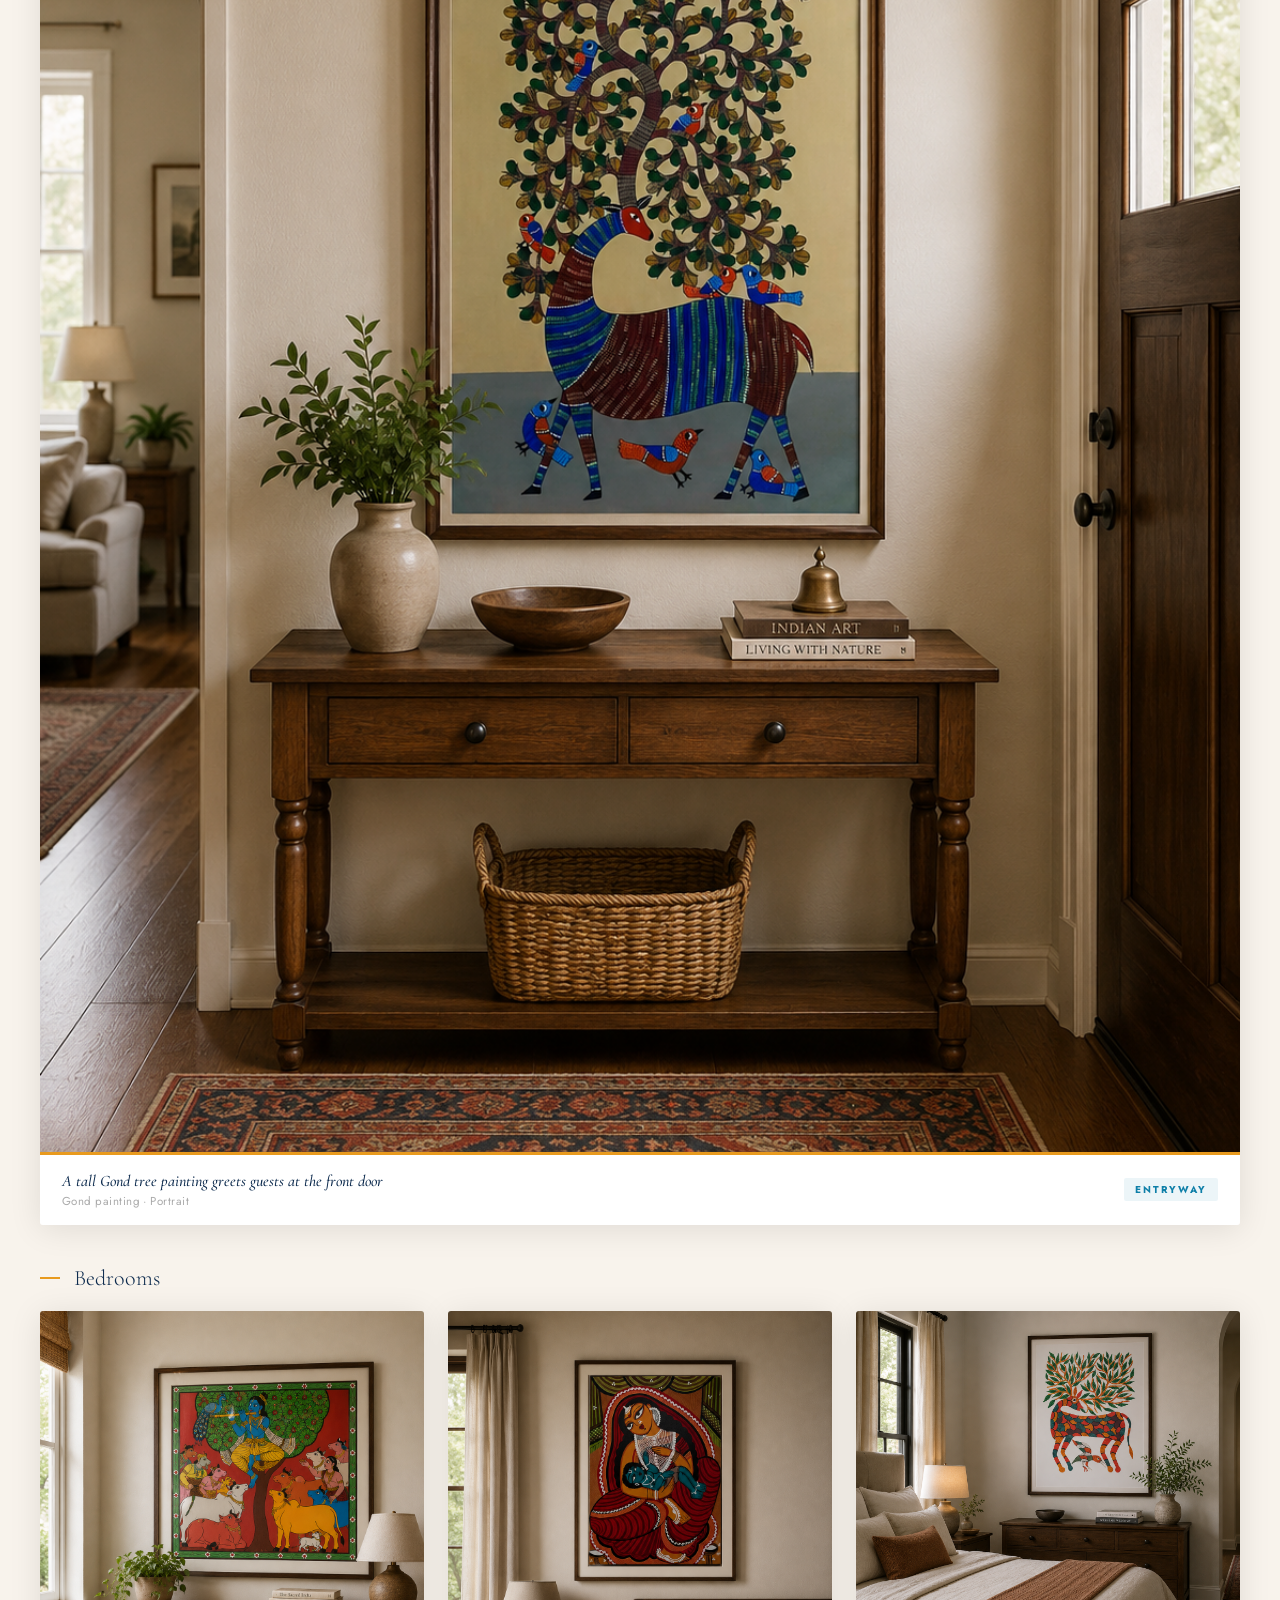
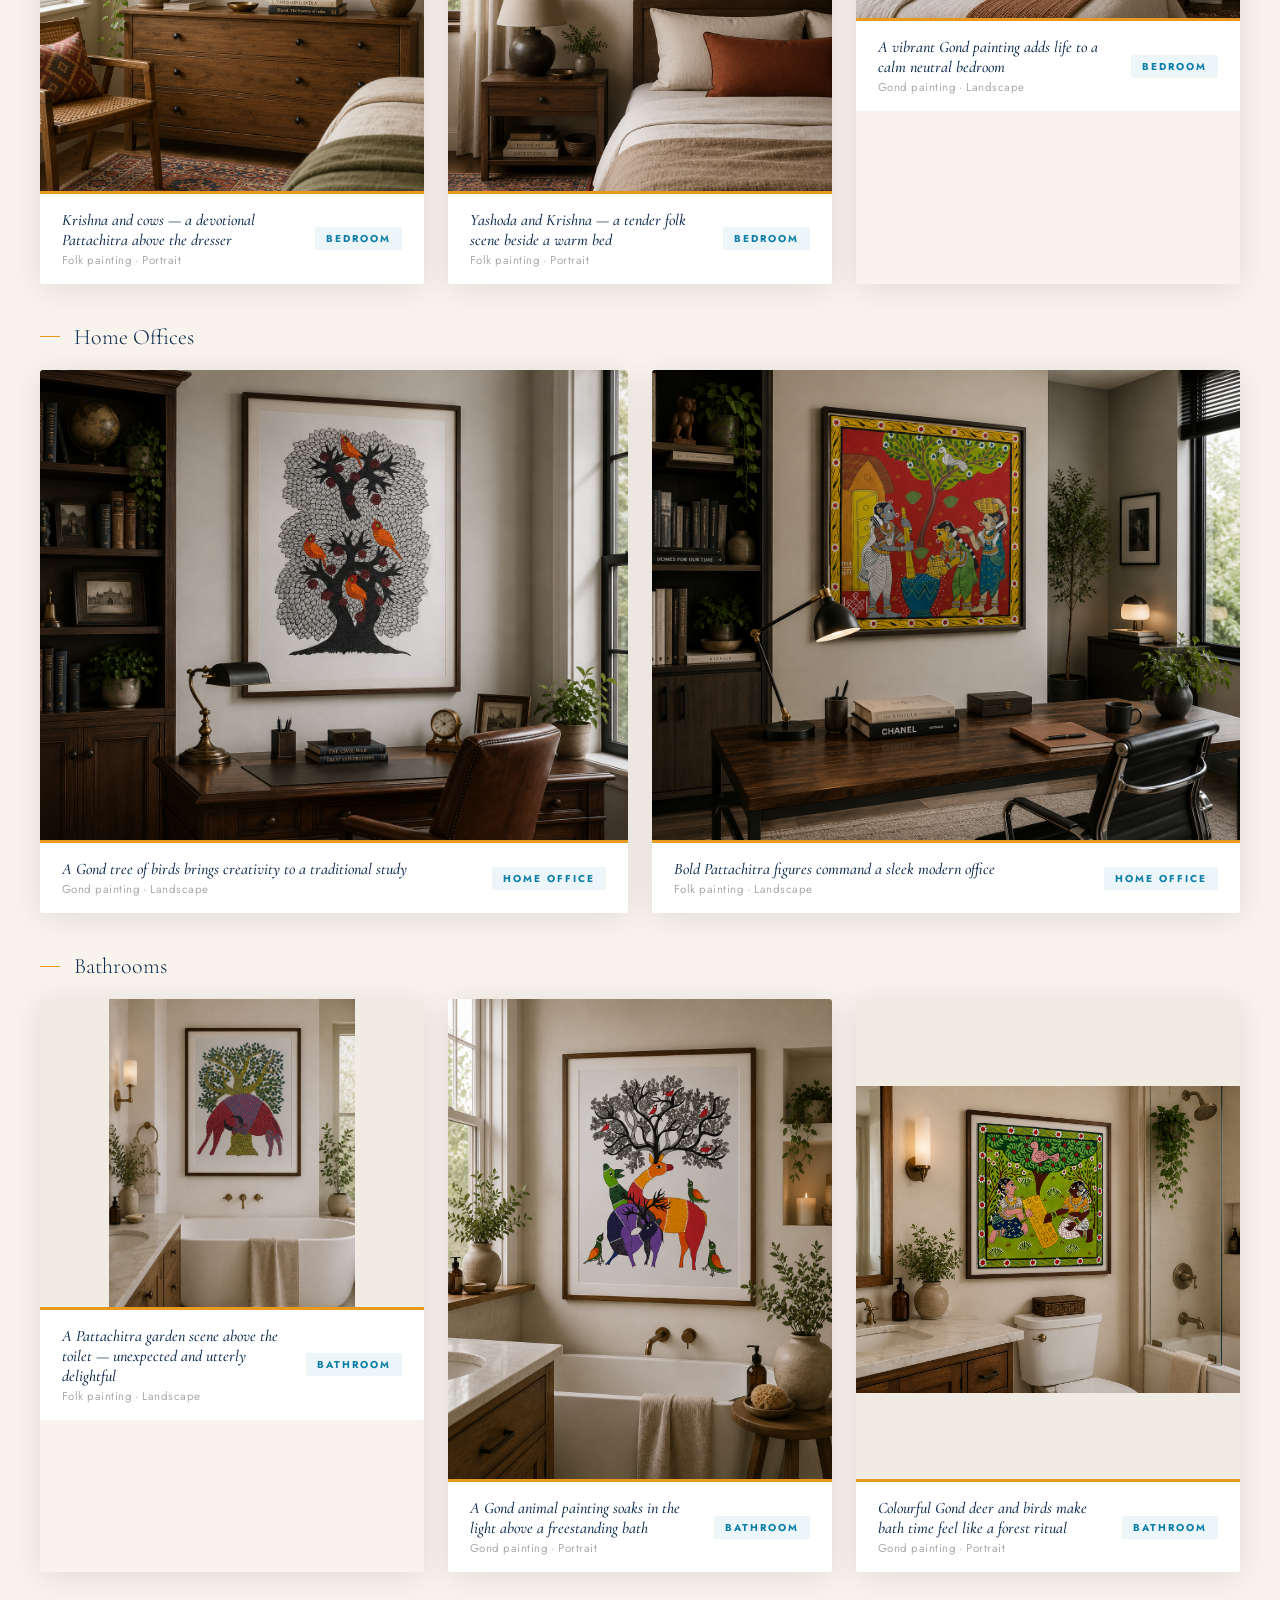
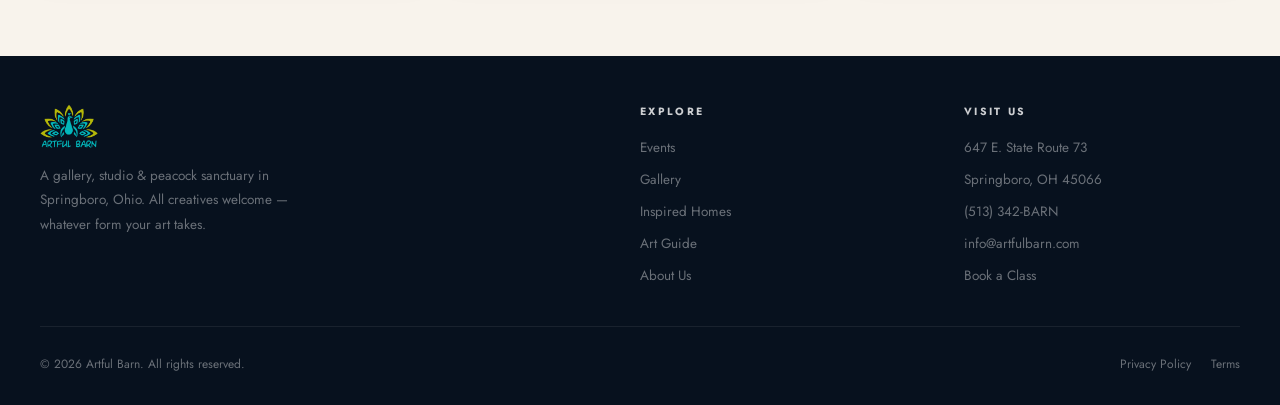
<file: inspired-homes.html>
<!DOCTYPE html>
<html lang="en">
<head>
<meta charset="UTF-8">
<meta name="viewport" content="width=device-width, initial-scale=1.0">
<title>Inspired Homes — Artful Barn</title>
<link href="https://fonts.googleapis.com/css2?family=Cormorant+Garamond:ital,wght@0,300;0,400;0,500;0,600;1,300;1,400;1,600&family=Jost:wght@300;400;500;600;700&display=swap" rel="stylesheet">
<link rel="icon" type="image/png" href="img/logo.png">
<link rel="stylesheet" href="styles.css">
</head>
<body>

<section class="hero page-hero">
  <div class="page-hero-content">
    <a href="index.html"><img class="page-hero-logo" src="img/logo.png" alt="Artful Barn"></a>
    <h1 class="page-hero-title">Inspired <em>Homes</em></h1>
  </div>
</section>

<nav class="site-nav">
  <ul class="site-nav-list">
    <li><a href="index.html">Home</a></li>
    <li><a href="events.html">Events</a></li>
    <li><a href="gallery.html">Gallery</a></li>
    <li><a href="inspired-homes.html">Inspired Homes</a></li>
    <li><a href="art-guide.html">Art Guide</a></li>
    <li><a href="about.html">About Us</a></li>
    <li><a href="contact.html" class="site-nav-cta">Contact Us</a></li>
  </ul>
</nav>

<section class="section">
<div class="sec-inner">
  <span class="sec-label">Ideas &amp; Inspiration</span>
  <h2 class="sec-title">Inspired <em>Homes</em></h2>
  <p class="sec-desc">See how our artworks transform real spaces — from kitchens and living rooms to bedrooms, offices, and bathrooms.</p>

  <div class="room-heading">Living Rooms</div>
  <div class="scene-card reveal"><div class="scene-wrap"><img class="room-photo" src="img/living-room-1.png" alt="The Blue Elephant anchors a warm neutral living room" loading="lazy" style="aspect-ratio:1086/1448;"></div><div class="scene-caption"><div><div class="cap-title">The Blue Elephant anchors a warm neutral living room</div><div class="cap-sub">Gond painting · Framed statement piece · Above sofa</div></div><span class="cap-tag">Living Room</span></div></div>
  <div class="two-up"><div class="scene-card reveal"><div class="scene-wrap"><img class="room-photo" src="img/living-room-2.png" alt="A dark-framed folk piece beside a warm sideboard" loading="lazy" style="aspect-ratio:1122/1402;"></div><div class="scene-caption"><div><div class="cap-title">A dark-framed folk piece beside a warm sideboard</div><div class="cap-sub">Folk painting · Portrait</div></div><span class="cap-tag">Living Room</span></div></div><div class="scene-card reveal"><div class="scene-wrap"><img class="room-photo" src="img/living-room-3.png" alt="Kalighat figures bring mythological warmth to a classic nook" loading="lazy" style="aspect-ratio:1122/1402;"></div><div class="scene-caption"><div><div class="cap-title">Kalighat figures bring mythological warmth to a classic nook</div><div class="cap-sub">Folk painting · Portrait</div></div><span class="cap-tag">Living Room</span></div></div></div>

  <div class="room-heading">Dining Rooms</div>
  <div class="two-up"><div class="scene-card reveal"><div class="scene-wrap"><img class="room-photo" src="img/dining-room-1.png" alt="A teal bird amid foliage above an elegant dining sideboard" loading="lazy" style="aspect-ratio:1402/1122;"></div><div class="scene-caption"><div><div class="cap-title">A teal bird amid foliage above an elegant dining sideboard</div><div class="cap-sub">Folk painting · Landscape</div></div><span class="cap-tag">Dining Room</span></div></div><div class="scene-card reveal"><div class="scene-wrap"><img class="room-photo" src="img/dining-room-2.png" alt="A Pattachitra village scene transforms a rustic dining wall" loading="lazy" style="aspect-ratio:1402/1122;"></div><div class="scene-caption"><div><div class="cap-title">A Pattachitra village scene transforms a rustic dining wall</div><div class="cap-sub">Folk painting · Landscape</div></div><span class="cap-tag">Dining Room</span></div></div></div>

  <div class="room-heading">Kitchens</div>
  <div class="three-up"><div class="scene-card reveal"><div class="scene-wrap"><img class="room-photo" src="img/kitchen-1.png" alt="Gond peacocks bring playful energy to a sage-green kitchen" loading="lazy" style="aspect-ratio:1402/1122;"></div><div class="scene-caption"><div><div class="cap-title">Gond peacocks bring playful energy to a sage-green kitchen</div><div class="cap-sub">Folk painting · Landscape</div></div><span class="cap-tag">Kitchen</span></div></div><div class="scene-card reveal"><div class="scene-wrap"><img class="room-photo" src="img/kitchen-2.png" alt="Cows under a tree feel at home in a warm timber kitchen" loading="lazy" style="aspect-ratio:1402/1122;"></div><div class="scene-caption"><div><div class="cap-title">Cows under a tree feel at home in a warm timber kitchen</div><div class="cap-sub">Folk painting · Landscape</div></div><span class="cap-tag">Kitchen</span></div></div><div class="scene-card reveal"><div class="scene-wrap"><img class="room-photo" src="img/kitchen-3.png" alt="Three vivid elephants spark joy in a bright family kitchen" loading="lazy" style="aspect-ratio:1122/1402;"></div><div class="scene-caption"><div><div class="cap-title">Three vivid elephants spark joy in a bright family kitchen</div><div class="cap-sub">Folk painting · Portrait</div></div><span class="cap-tag">Kitchen</span></div></div></div>

  <div class="room-heading">Entryways</div>
  <div class="scene-card reveal"><div class="scene-wrap"><img class="room-photo" src="img/entryway.png" alt="A tall Gond tree painting greets guests at the front door" loading="lazy" style="aspect-ratio:1122/1402;"></div><div class="scene-caption"><div><div class="cap-title">A tall Gond tree painting greets guests at the front door</div><div class="cap-sub">Gond painting · Portrait</div></div><span class="cap-tag">Entryway</span></div></div>

  <div class="room-heading">Bedrooms</div>
  <div class="three-up"><div class="scene-card reveal"><div class="scene-wrap"><img class="room-photo" src="img/bedroom-1.png" alt="Krishna and cows — a devotional Pattachitra above the dresser" loading="lazy" style="aspect-ratio:1122/1402;"></div><div class="scene-caption"><div><div class="cap-title">Krishna and cows — a devotional Pattachitra above the dresser</div><div class="cap-sub">Folk painting · Portrait</div></div><span class="cap-tag">Bedroom</span></div></div><div class="scene-card reveal"><div class="scene-wrap"><img class="room-photo" src="img/bedroom-2.png" alt="Yashoda and Krishna — a tender folk scene beside a warm bed" loading="lazy" style="aspect-ratio:1122/1402;"></div><div class="scene-caption"><div><div class="cap-title">Yashoda and Krishna — a tender folk scene beside a warm bed</div><div class="cap-sub">Folk painting · Portrait</div></div><span class="cap-tag">Bedroom</span></div></div><div class="scene-card reveal"><div class="scene-wrap"><img class="room-photo" src="img/bedroom-3.png" alt="A vibrant Gond painting adds life to a calm neutral bedroom" loading="lazy" style="aspect-ratio:1402/1122;"></div><div class="scene-caption"><div><div class="cap-title">A vibrant Gond painting adds life to a calm neutral bedroom</div><div class="cap-sub">Gond painting · Landscape</div></div><span class="cap-tag">Bedroom</span></div></div></div>

  <div class="room-heading">Home Offices</div>
  <div class="two-up"><div class="scene-card reveal"><div class="scene-wrap"><img class="room-photo" src="img/office-1.png" alt="A Gond tree of birds brings creativity to a traditional study" loading="lazy" style="aspect-ratio:1402/1122;"></div><div class="scene-caption"><div><div class="cap-title">A Gond tree of birds brings creativity to a traditional study</div><div class="cap-sub">Gond painting · Landscape</div></div><span class="cap-tag">Home Office</span></div></div><div class="scene-card reveal"><div class="scene-wrap"><img class="room-photo" src="img/office-2.png" alt="Bold Pattachitra figures command a sleek modern office" loading="lazy" style="aspect-ratio:1402/1122;"></div><div class="scene-caption"><div><div class="cap-title">Bold Pattachitra figures command a sleek modern office</div><div class="cap-sub">Folk painting · Landscape</div></div><span class="cap-tag">Home Office</span></div></div></div>

  <div class="room-heading">Bathrooms</div>
  <div class="three-up"><div class="scene-card reveal"><div class="scene-wrap"><img class="room-photo" src="img/bathroom-1.png" alt="A Pattachitra garden scene above the toilet — unexpected and utterly delightful" loading="lazy" style="aspect-ratio:1402/1122;"></div><div class="scene-caption"><div><div class="cap-title">A Pattachitra garden scene above the toilet — unexpected and utterly delightful</div><div class="cap-sub">Folk painting · Landscape</div></div><span class="cap-tag">Bathroom</span></div></div><div class="scene-card reveal"><div class="scene-wrap"><img class="room-photo" src="img/bathroom-2.png" alt="A Gond animal painting soaks in the light above a freestanding bath" loading="lazy" style="aspect-ratio:1122/1402;"></div><div class="scene-caption"><div><div class="cap-title">A Gond animal painting soaks in the light above a freestanding bath</div><div class="cap-sub">Gond painting · Portrait</div></div><span class="cap-tag">Bathroom</span></div></div><div class="scene-card reveal"><div class="scene-wrap"><img class="room-photo" src="img/bathroom-3.png" alt="Colourful Gond deer and birds make bath time feel like a forest ritual" loading="lazy" style="aspect-ratio:1122/1402;"></div><div class="scene-caption"><div><div class="cap-title">Colourful Gond deer and birds make bath time feel like a forest ritual</div><div class="cap-sub">Gond painting · Portrait</div></div><span class="cap-tag">Bathroom</span></div></div></div>

</div>
</section>

<footer class="site-footer">
  <div class="footer-inner">
    <div class="footer-top">
      <div class="footer-logo"><img src="img/logo.png" alt="Artful Barn"><p class="footer-about">A gallery, studio &amp; peacock sanctuary in Springboro, Ohio. All creatives welcome — whatever form your art takes.</p></div>
      <div class="footer-col"><h5>Explore</h5><ul><li><a href="events.html">Events</a></li><li><a href="gallery.html">Gallery</a></li><li><a href="inspired-homes.html">Inspired Homes</a></li><li><a href="art-guide.html">Art Guide</a></li><li><a href="about.html">About Us</a></li></ul></div>
      <div class="footer-col"><h5>Visit Us</h5><ul><li><a href="contact.html">647 E. State Route 73</a></li><li><a href="contact.html">Springboro, OH 45066</a></li><li><a href="tel:+15133422276">(513) 342-BARN</a></li><li><a href="mailto:info@artfulbarn.com">info@artfulbarn.com</a></li><li><a href="contact.html">Book a Class</a></li></ul></div>
    </div>
    <div class="footer-bottom"><span>&copy; 2026 Artful Barn. All rights reserved.</span><div style="display:flex;gap:20px;"><a href="#">Privacy Policy</a><a href="#">Terms</a></div></div>
  </div>
</footer>

<script>
(function(){
  var page=window.location.pathname.split('/').pop()||'index.html';
  document.querySelectorAll('.site-nav-list a').forEach(function(a){if(a.getAttribute('href')===page)a.classList.add('nav-active');});
})();
const obs=new IntersectionObserver(es=>{es.forEach(e=>{if(e.isIntersecting)e.target.classList.add('vis');});},{threshold:0.05});
document.querySelectorAll('.reveal').forEach(el=>obs.observe(el));
</script>
</body>
</html>
</file>
<file: styles.css>
*,*::before,*::after{box-sizing:border-box;margin:0;padding:0;}
:root{--cream:#f8f3ec;--warm:#f0e8db;--teal:#0e7fa8;--teal-dk:#0d5f80;--gold:#e89a1e;--gold-dk:#c07e10;--navy:#0d2b4e;--navy-lt:#143d66;--char:#2a2a2a;--mid:#6b6b6b;--lite:#aaa;--bdr:rgba(0,0,0,0.08);--shadow:0 4px 32px rgba(0,0,0,0.1);--shadow-lg:0 8px 48px rgba(0,0,0,0.15);}
html{scroll-behavior:smooth;}
body{font-family:'Jost',sans-serif;background:var(--cream);color:var(--char);overflow-x:hidden;}
img{display:block;max-width:100%;}
a{text-decoration:none;color:inherit;}
.nav{position:sticky;top:0;z-index:200;background:rgba(248,243,236,0.97);backdrop-filter:blur(14px);border-bottom:1px solid var(--bdr);transition:box-shadow .3s;}
.nav.scrolled{box-shadow:0 2px 20px rgba(0,0,0,0.08);}
.nav-inner{max-width:1300px;margin:0 auto;padding:0 40px;height:68px;display:flex;align-items:center;justify-content:space-between;gap:24px;}
.nav-links{display:flex;gap:2px;list-style:none;}
.nav-links a{font-size:11.5px;font-weight:600;letter-spacing:0.12em;text-transform:uppercase;padding:8px 13px;color:var(--char);border-radius:2px;transition:color .2s,background .2s;}
.nav-links a:hover{color:var(--teal);background:rgba(14,127,168,0.07);}
.nav-links a.nav-active{color:var(--teal);}
.nav-cta{background:var(--navy)!important;color:#fff!important;border-radius:2px!important;}
.nav-cta:hover{background:var(--teal)!important;color:#fff!important;}
.hamburger{display:none;flex-direction:column;justify-content:center;gap:5px;width:40px;height:40px;background:none;border:none;cursor:pointer;padding:6px;border-radius:2px;transition:background .2s;flex-shrink:0;}
.hamburger:hover{background:rgba(14,127,168,0.08);}
.hamburger span{display:block;width:100%;height:2px;background:var(--char);border-radius:2px;transition:transform .3s,opacity .3s,width .3s;transform-origin:center;}
.hamburger.open span:nth-child(1){transform:translateY(7px) rotate(45deg);}
.hamburger.open span:nth-child(2){opacity:0;width:0;}
.hamburger.open span:nth-child(3){transform:translateY(-7px) rotate(-45deg);}
.mobile-menu{display:none;position:fixed;top:68px;left:0;right:0;background:rgba(248,243,236,0.99);backdrop-filter:blur(16px);border-bottom:1px solid var(--bdr);z-index:199;transform:translateY(-8px);opacity:0;pointer-events:none;transition:transform .3s,opacity .3s;box-shadow:0 8px 30px rgba(0,0,0,0.12);}
.mobile-menu.open{transform:translateY(0);opacity:1;pointer-events:all;}
.mobile-menu ul{list-style:none;padding:8px 0 12px;}
.mobile-menu ul li a{display:block;padding:13px 28px;font-size:13px;font-weight:600;letter-spacing:0.14em;text-transform:uppercase;color:var(--char);border-bottom:1px solid rgba(0,0,0,0.04);transition:background .15s,color .15s;}
.mobile-menu ul li:last-child a{border-bottom:none;}
.mobile-menu ul li a:hover{background:rgba(14,127,168,0.06);color:var(--teal);}
.mobile-menu ul li a.nav-cta{margin:10px 20px 0;border-bottom:none!important;text-align:center;background:var(--navy)!important;color:#fff!important;border-radius:2px!important;padding:12px 20px!important;}
.menu-overlay{display:none;position:fixed;inset:0;top:68px;background:rgba(0,0,0,0.3);z-index:198;opacity:0;transition:opacity .3s;pointer-events:none;}
.menu-overlay.open{opacity:1;pointer-events:all;}
.hero{background:linear-gradient(160deg,#0a1e35 0%,var(--navy) 50%,#0e3a5a 100%);padding:100px 40px 90px;text-align:center;position:relative;overflow:hidden;min-height:480px;display:flex;align-items:center;justify-content:center;}
.hero::before{content:'';position:absolute;inset:0;background:radial-gradient(ellipse at 60% 40%,rgba(14,127,168,0.25) 0%,transparent 60%),radial-gradient(ellipse at 20% 80%,rgba(232,154,30,0.1) 0%,transparent 50%);}
.hero-content{position:relative;z-index:1;max-width:800px;}
.hero-logo{height:110px;width:auto;margin:0 auto 28px;mix-blend-mode:screen;filter:brightness(1.15) saturate(1.1);}
.hero-tagline{font-family:'Cormorant Garamond',serif;font-weight:300;font-style:italic;font-size:clamp(32px,4.5vw,58px);line-height:1.1;color:#fff;margin-bottom:16px;letter-spacing:0.02em;}
.hero-tagline em{color:var(--gold);font-style:normal;}
.hero-sub{font-size:15px;font-weight:300;color:rgba(255,255,255,0.6);max-width:480px;margin:0 auto 36px;line-height:1.8;letter-spacing:0.04em;}
.hero-btns{display:flex;gap:14px;justify-content:center;flex-wrap:wrap;}
.btn-gold{display:inline-flex;align-items:center;gap:8px;background:var(--gold);color:var(--navy);font-family:'Jost',sans-serif;font-weight:700;font-size:11.5px;letter-spacing:0.16em;text-transform:uppercase;padding:14px 28px;border-radius:2px;border:none;cursor:pointer;transition:background .2s,transform .2s;}
.btn-gold:hover{background:var(--gold-dk);transform:translateY(-1px);}
.btn-outline{display:inline-flex;align-items:center;gap:8px;background:transparent;color:#fff;font-family:'Jost',sans-serif;font-weight:600;font-size:11.5px;letter-spacing:0.16em;text-transform:uppercase;padding:13px 28px;border-radius:2px;border:1px solid rgba(255,255,255,0.35);cursor:pointer;transition:border-color .2s,background .2s;}
.btn-outline:hover{border-color:#fff;background:rgba(255,255,255,0.08);}
.section{padding:90px 0 60px;}
.section.alt{background:#fff;}
.section.dark{background:var(--navy);}
.sec-inner{max-width:1300px;margin:0 auto;padding:0 40px;}
.sec-label{font-size:10.5px;font-weight:700;letter-spacing:0.35em;text-transform:uppercase;color:var(--teal);margin-bottom:10px;display:block;}
.sec-title{font-family:'Cormorant Garamond',serif;font-weight:300;font-size:clamp(30px,3.5vw,50px);color:var(--navy);line-height:1.1;margin-bottom:14px;}
.sec-title.light{color:#fff;}
.sec-title em{font-style:italic;color:var(--gold);}
.sec-desc{font-size:15.5px;font-weight:300;color:var(--mid);line-height:1.8;max-width:600px;margin-bottom:48px;}
.sec-header-row{display:flex;align-items:flex-end;justify-content:space-between;gap:24px;margin-bottom:48px;padding-bottom:20px;border-bottom:1px solid var(--bdr);}
.sec-header-row .sec-title{margin-bottom:4px;}
.sec-header-row .sec-desc{margin-bottom:0;font-size:14px;}
.scene-card{margin-bottom:24px;border-radius:3px;overflow:hidden;box-shadow:var(--shadow);}
.scene-wrap{line-height:0;background:#f0ebe3;}
.room-photo{width:100%;display:block;object-fit:contain;}
.scene-caption{display:flex;align-items:center;justify-content:space-between;padding:16px 22px;background:#fff;border-top:3px solid var(--gold);}
.cap-title{font-family:'Cormorant Garamond',serif;font-style:italic;font-weight:500;font-size:16px;color:var(--navy);margin-bottom:2px;}
.cap-sub{font-size:11.5px;color:var(--lite);letter-spacing:0.04em;}
.cap-tag{font-size:10px;font-weight:700;letter-spacing:0.2em;text-transform:uppercase;color:var(--teal);background:rgba(14,127,168,0.08);padding:4px 11px;border-radius:2px;white-space:nowrap;flex-shrink:0;margin-left:14px;}
.two-up{display:grid;grid-template-columns:1fr 1fr;gap:24px;margin-bottom:24px;}
.two-up .scene-card{margin-bottom:0;}
.three-up{display:grid;grid-template-columns:1fr 1fr 1fr;gap:24px;margin-bottom:24px;}
.three-up .scene-card{margin-bottom:0;}
.room-heading{font-family:'Cormorant Garamond',serif;font-weight:300;font-size:22px;color:var(--navy);display:flex;align-items:center;gap:14px;margin:40px 0 20px;}
.room-heading::before{content:'';display:block;width:20px;height:1.5px;background:var(--gold);flex-shrink:0;}
.mosaic{display:grid;grid-template-columns:repeat(5,1fr);gap:3px;}
.mosaic-item{position:relative;overflow:hidden;cursor:pointer;aspect-ratio:3/4;background:#111;}
.mosaic-item img{width:100%;height:100%;object-fit:cover;display:block;transition:transform .5s;}
.mosaic-item:hover img{transform:scale(1.06);}
.mosaic-overlay{position:absolute;inset:0;background:linear-gradient(0deg,rgba(13,43,78,0.88) 0%,transparent 50%);opacity:0;transition:opacity .3s;display:flex;align-items:flex-end;padding:16px 12px;}
.mosaic-item:hover .mosaic-overlay{opacity:1;}
.mosaic-txt{font-family:'Cormorant Garamond',serif;font-style:italic;font-size:12.5px;color:#fff;line-height:1.4;}
.events-grid{display:flex;flex-direction:column;gap:1px;background:var(--bdr);}
.event-card{background:#fff;display:grid;grid-template-columns:120px 1fr auto;align-items:center;gap:0;transition:background .2s;cursor:default;}
.event-card:hover{background:var(--cream);}
.event-date-block{padding:28px 24px;border-right:1px solid var(--bdr);text-align:center;}
.event-month{font-size:10px;font-weight:700;letter-spacing:0.2em;text-transform:uppercase;color:var(--teal);}
.event-day{font-family:'Cormorant Garamond',serif;font-size:42px;font-weight:300;color:var(--navy);line-height:1;}
.event-year{font-size:10px;color:var(--lite);letter-spacing:0.1em;}
.event-body{padding:24px 32px;}
.event-type-tag{font-size:9.5px;font-weight:700;letter-spacing:0.25em;text-transform:uppercase;color:var(--gold);margin-bottom:6px;display:block;}
.event-name{font-family:'Cormorant Garamond',serif;font-weight:500;font-size:22px;color:var(--navy);margin-bottom:6px;line-height:1.2;}
.event-detail{font-size:13px;color:var(--mid);line-height:1.6;}
.event-detail strong{color:var(--char);font-weight:600;}
.event-action{padding:24px 32px;}
.btn-sm{display:inline-flex;align-items:center;gap:7px;background:var(--navy);color:#fff;font-family:'Jost',sans-serif;font-weight:600;font-size:11px;letter-spacing:0.14em;text-transform:uppercase;padding:10px 20px;border-radius:2px;border:none;cursor:pointer;white-space:nowrap;transition:background .2s;}
.btn-sm:hover{background:var(--teal);}
.btn-sm-outline{background:transparent;color:var(--navy);border:1px solid var(--navy);}
.btn-sm-outline:hover{background:var(--navy);color:#fff;}
.about-grid{display:grid;grid-template-columns:1fr 1fr;gap:2px;}
.about-img-cell{position:relative;overflow:hidden;aspect-ratio:4/3;}
.about-img-cell img{width:100%;height:100%;object-fit:cover;transition:transform .6s;}
.about-img-cell:hover img{transform:scale(1.04);}
.about-img-label{position:absolute;bottom:0;left:0;right:0;padding:16px 20px;background:linear-gradient(0deg,rgba(13,43,78,0.75),transparent);font-family:'Cormorant Garamond',serif;font-style:italic;font-size:15px;color:#fff;}
.about-text{background:var(--navy);padding:56px 52px;display:flex;flex-direction:column;justify-content:center;}
.about-text .sec-label{color:var(--gold);}
.about-text .sec-title{color:#fff;margin-bottom:20px;}
.about-text p{font-size:15px;font-weight:300;color:rgba(255,255,255,0.65);line-height:1.85;margin-bottom:16px;}
.about-text p:last-child{margin-bottom:0;}
.team-grid{display:grid;grid-template-columns:1fr 1fr 1fr;gap:24px;margin-top:48px;}
.team-card{text-align:center;}
.team-avatar{width:80px;height:80px;border-radius:50%;background:linear-gradient(135deg,var(--teal),var(--gold));display:flex;align-items:center;justify-content:center;margin:0 auto 14px;font-size:30px;box-shadow:0 4px 20px rgba(14,127,168,0.3);}
.team-name{font-family:'Cormorant Garamond',serif;font-weight:500;font-size:18px;color:var(--navy);margin-bottom:4px;}
.team-role{font-size:11.5px;font-weight:600;letter-spacing:0.16em;text-transform:uppercase;color:var(--teal);}
.contact-grid{display:grid;grid-template-columns:1fr 1fr;gap:48px;align-items:start;}
.contact-info-item{display:flex;align-items:flex-start;gap:16px;padding:20px 0;border-bottom:1px solid var(--bdr);}
.contact-info-item:last-child{border-bottom:none;}
.contact-icon{width:42px;height:42px;border-radius:50%;background:rgba(14,127,168,0.1);border:1px solid rgba(14,127,168,0.2);display:flex;align-items:center;justify-content:center;flex-shrink:0;color:var(--teal);}
.contact-label{font-size:10px;font-weight:700;letter-spacing:0.22em;text-transform:uppercase;color:var(--lite);margin-bottom:4px;}
.contact-value{font-size:15px;color:var(--char);font-weight:400;line-height:1.5;}
.contact-value a{color:var(--teal);}
.form-row{display:grid;grid-template-columns:1fr 1fr;gap:16px;}
.form-group{margin-bottom:16px;}
.form-group label{display:block;font-size:10.5px;font-weight:700;letter-spacing:0.18em;text-transform:uppercase;color:var(--mid);margin-bottom:7px;}
.form-group input,.form-group select,.form-group textarea{width:100%;padding:12px 16px;border:1px solid rgba(0,0,0,0.12);border-radius:2px;font-family:'Jost',sans-serif;font-size:14px;color:var(--char);background:#fff;outline:none;transition:border-color .2s;}
.form-group input:focus,.form-group select:focus,.form-group textarea:focus{border-color:var(--teal);box-shadow:0 0 0 3px rgba(14,127,168,0.1);}
.form-group textarea{resize:vertical;min-height:100px;}
.lb{position:fixed;inset:0;z-index:999;background:rgba(6,12,20,0.96);display:flex;align-items:center;justify-content:center;opacity:0;pointer-events:none;transition:opacity .3s;}
.lb.open{opacity:1;pointer-events:all;}
.lb-inner{max-width:88vw;max-height:90vh;}
.lb-img{max-height:80vh;max-width:82vw;display:block;border-radius:2px;box-shadow:0 8px 60px rgba(0,0,0,0.6);}
.lb-cap{font-family:'Cormorant Garamond',serif;font-style:italic;font-size:17px;color:rgba(255,255,255,0.75);text-align:center;margin-top:14px;}
.lb-sub{font-size:11px;letter-spacing:0.14em;color:rgba(255,255,255,0.35);text-align:center;margin-top:5px;}
.lb-x{position:fixed;top:18px;right:22px;width:42px;height:42px;border-radius:50%;background:rgba(255,255,255,0.08);border:1px solid rgba(255,255,255,0.18);color:rgba(255,255,255,0.7);font-size:17px;cursor:pointer;display:flex;align-items:center;justify-content:center;transition:background .2s;}
.lb-x:hover{background:rgba(255,255,255,0.18);}
.lb-arr{position:fixed;top:50%;transform:translateY(-50%);width:46px;height:46px;border-radius:50%;background:rgba(255,255,255,0.07);border:1px solid rgba(255,255,255,0.15);color:rgba(255,255,255,0.7);font-size:22px;cursor:pointer;display:flex;align-items:center;justify-content:center;transition:background .2s;}
.lb-arr:hover{background:rgba(255,255,255,0.18);}
#lbPrev{left:16px;}#lbNext{right:16px;}
.site-footer{background:#07111e;color:rgba(255,255,255,0.4);padding:48px 40px 32px;}
.footer-inner{max-width:1300px;margin:0 auto;}
.footer-top{display:grid;grid-template-columns:2fr 1fr 1fr;gap:48px;padding-bottom:40px;border-bottom:1px solid rgba(255,255,255,0.07);margin-bottom:28px;}
.footer-logo img{height:44px;filter:brightness(10);opacity:0.7;margin-bottom:16px;}
.footer-about{font-size:13.5px;line-height:1.8;max-width:280px;margin-bottom:20px;}
.footer-col h5{font-size:10.5px;font-weight:700;letter-spacing:0.22em;text-transform:uppercase;color:rgba(255,255,255,0.8);margin-bottom:16px;}
.footer-col ul{list-style:none;display:flex;flex-direction:column;gap:9px;}
.footer-col li a{font-size:13.5px;transition:color .2s;}
.footer-col li a:hover{color:var(--gold);}
.footer-bottom{display:flex;align-items:center;justify-content:space-between;font-size:12px;}
.footer-bottom a{color:rgba(255,255,255,0.4);transition:color .2s;}
.footer-bottom a:hover{color:var(--gold);}
.reveal{opacity:0;transform:translateY(22px);transition:opacity .6s ease,transform .6s ease;}
.reveal.vis{opacity:1;transform:translateY(0);}
.art-guide-grid{display:grid;grid-template-columns:1fr 1fr;gap:32px;}
.art-guide-card{border-radius:4px;overflow:hidden;background:#faf6f0;transition:transform .3s,box-shadow .3s;border:1px solid #d4b87a;box-shadow:0 0 0 4px #faf6f0, 0 0 0 6px #d4b87a, 0 0 0 10px #faf6f0, 0 0 0 11px rgba(212,184,122,0.4), 6px 12px 40px rgba(0,0,0,0.12);position:relative;}
.art-guide-card::before{content:'';position:absolute;inset:8px;border:1px solid rgba(232,154,30,0.35);border-radius:2px;pointer-events:none;z-index:1;}
.art-guide-card:hover{transform:translateY(-5px);box-shadow:0 0 0 4px #faf6f0, 0 0 0 6px #c8a030, 0 0 0 10px #faf6f0, 0 0 0 11px rgba(200,160,48,0.5), 8px 20px 56px rgba(0,0,0,0.16);}
.art-guide-img-wrap{line-height:0;padding:12px;}
.art-guide-img-wrap img{width:100%;display:block;object-fit:contain;border-radius:2px;}
.nav-logo img{height:48px;width:auto;}
@media(max-width:1024px){.about-grid{grid-template-columns:1fr;}.contact-grid{grid-template-columns:1fr;}}
@media(max-width:900px){.three-up{grid-template-columns:1fr 1fr;}.team-grid{grid-template-columns:1fr 1fr;}}
@media(max-width:768px){
  .nav-inner{padding:0 20px;}.nav-links{display:none;}.hamburger{display:flex;}
  .mobile-menu{display:block;}.menu-overlay{display:block;}
  .hero{padding:72px 24px 64px;}.sec-inner{padding:0 20px;}
  .two-up,.three-up{grid-template-columns:1fr;}
  .mosaic{grid-template-columns:repeat(3,1fr);}
  .event-card{grid-template-columns:90px 1fr;}.event-action{display:none;}
  .footer-top{grid-template-columns:1fr;}
  .footer-bottom{flex-direction:column;gap:10px;text-align:center;}
  .form-row{grid-template-columns:1fr;}
  .scene-caption{flex-direction:column;align-items:flex-start;gap:8px;}.cap-tag{margin-left:0;}
  .art-guide-grid{grid-template-columns:1fr;}
}
@media(max-width:480px){
  .mosaic{grid-template-columns:repeat(2,1fr);}
  .hero-logo{height:80px;}.hero-tagline{font-size:28px;}
  .event-card{grid-template-columns:1fr;}.event-date-block{border-right:none;border-bottom:1px solid var(--bdr);text-align:left;padding:16px 20px;display:flex;align-items:center;gap:12px;}
  .team-grid{grid-template-columns:1fr;}
}

/* Shared site nav (centered, used on all pages) */
.site-nav{background:#fff;border-bottom:1px solid var(--bdr);box-shadow:0 4px 24px rgba(0,0,0,0.07);}
.site-nav-list{max-width:1300px;margin:0 auto;padding:0 40px;display:flex;justify-content:center;align-items:center;flex-wrap:wrap;gap:6px;list-style:none;min-height:64px;}
.site-nav-list a{display:inline-flex;align-items:center;font-size:12px;font-weight:600;letter-spacing:0.14em;text-transform:uppercase;padding:10px 20px;color:var(--char);border-radius:2px;white-space:nowrap;transition:color .2s,background .2s;}
.site-nav-list a:hover{color:var(--teal);background:rgba(14,127,168,0.07);}
.site-nav-list a.nav-active{color:var(--teal);}
.site-nav-cta{background:var(--navy)!important;color:#fff!important;}
.site-nav-cta:hover{background:var(--teal)!important;color:#fff!important;}

/* Page hero (inner pages — compact) */
.page-hero{padding:32px 40px 28px;min-height:0;}
.page-hero-content{position:relative;z-index:1;text-align:center;}
.page-hero-logo{height:64px;width:auto;margin:0 auto 14px;mix-blend-mode:screen;filter:brightness(1.15) saturate(1.1);}
.page-hero-title{font-family:'Cormorant Garamond',serif;font-weight:300;font-style:italic;font-size:clamp(24px,3vw,40px);color:#fff;line-height:1.1;letter-spacing:0.02em;}
.page-hero-title em{color:var(--gold);font-style:normal;}

@media(max-width:640px){
  .site-nav-list{padding:14px 20px;gap:4px;}
  .site-nav-list a{font-size:11px;padding:8px 13px;}
  .page-hero{padding:24px 24px 20px;}
  .page-hero-logo{height:52px;}
}
</file>
